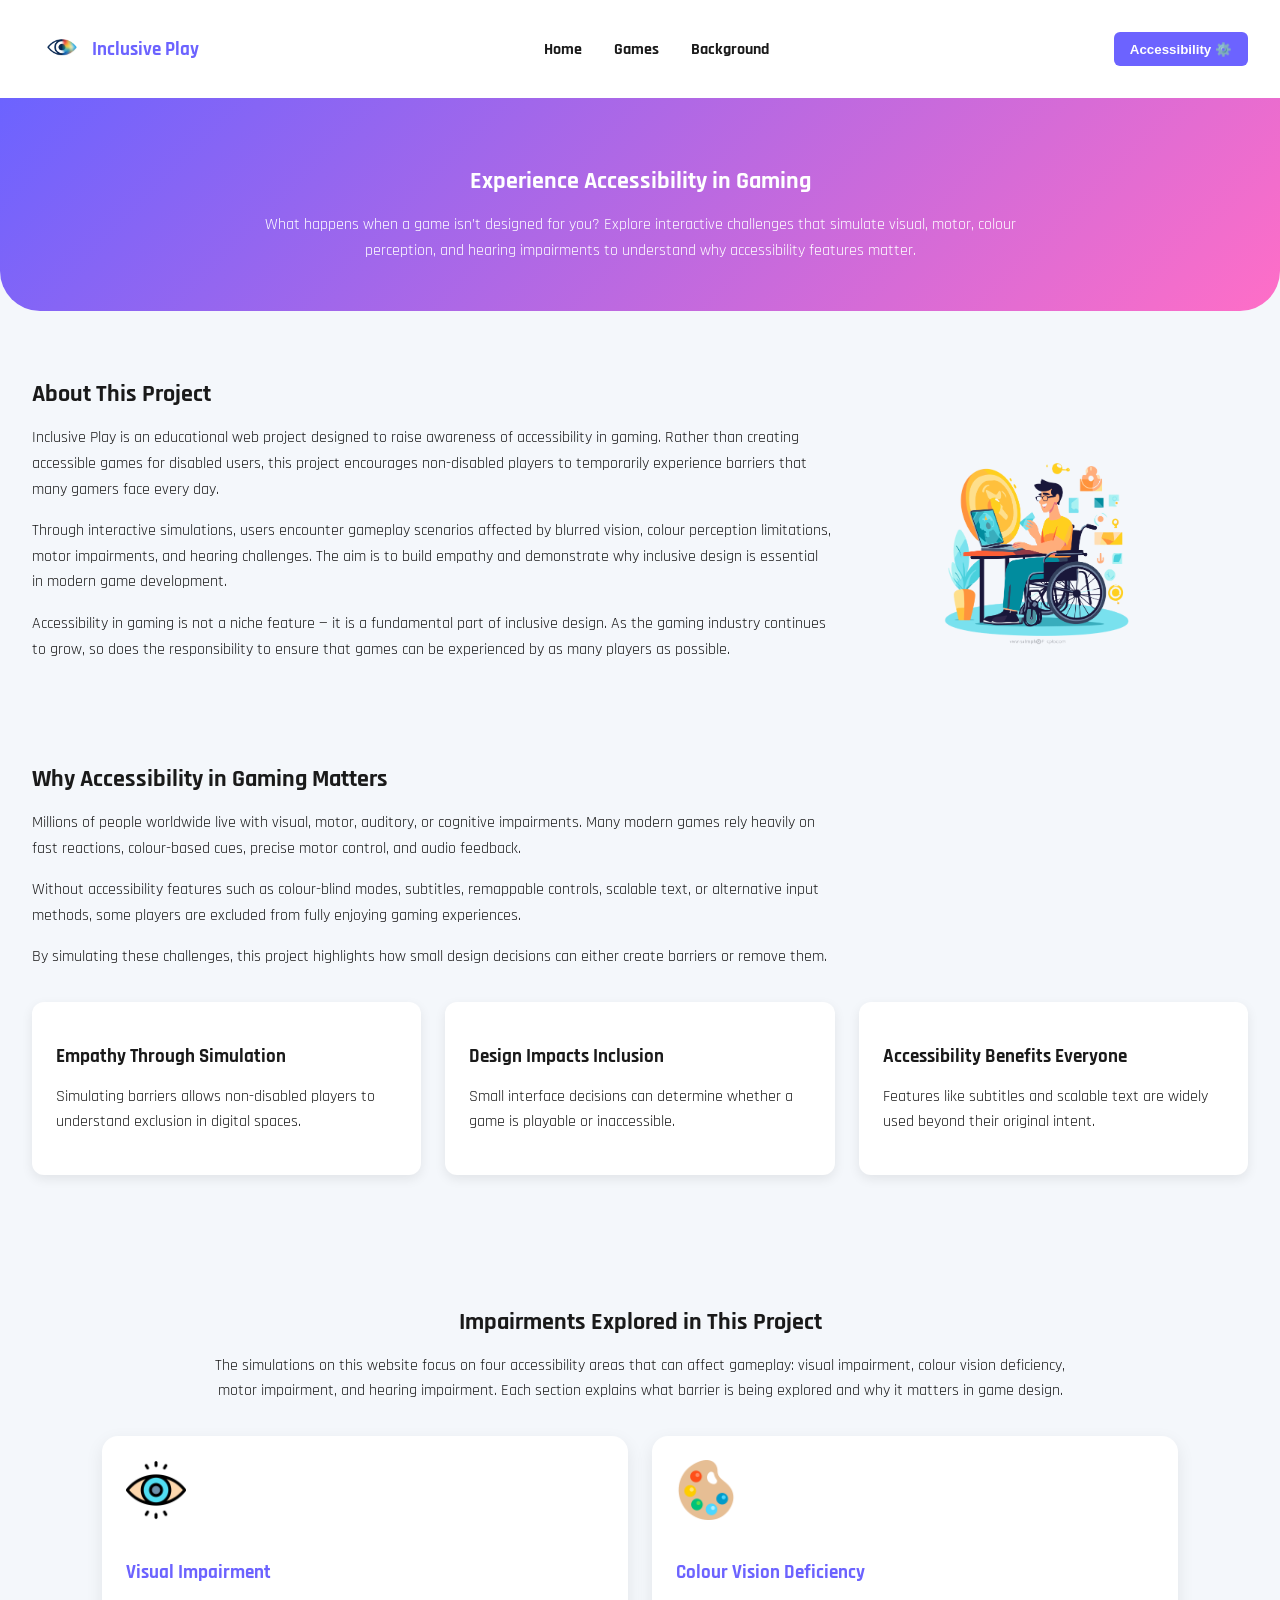
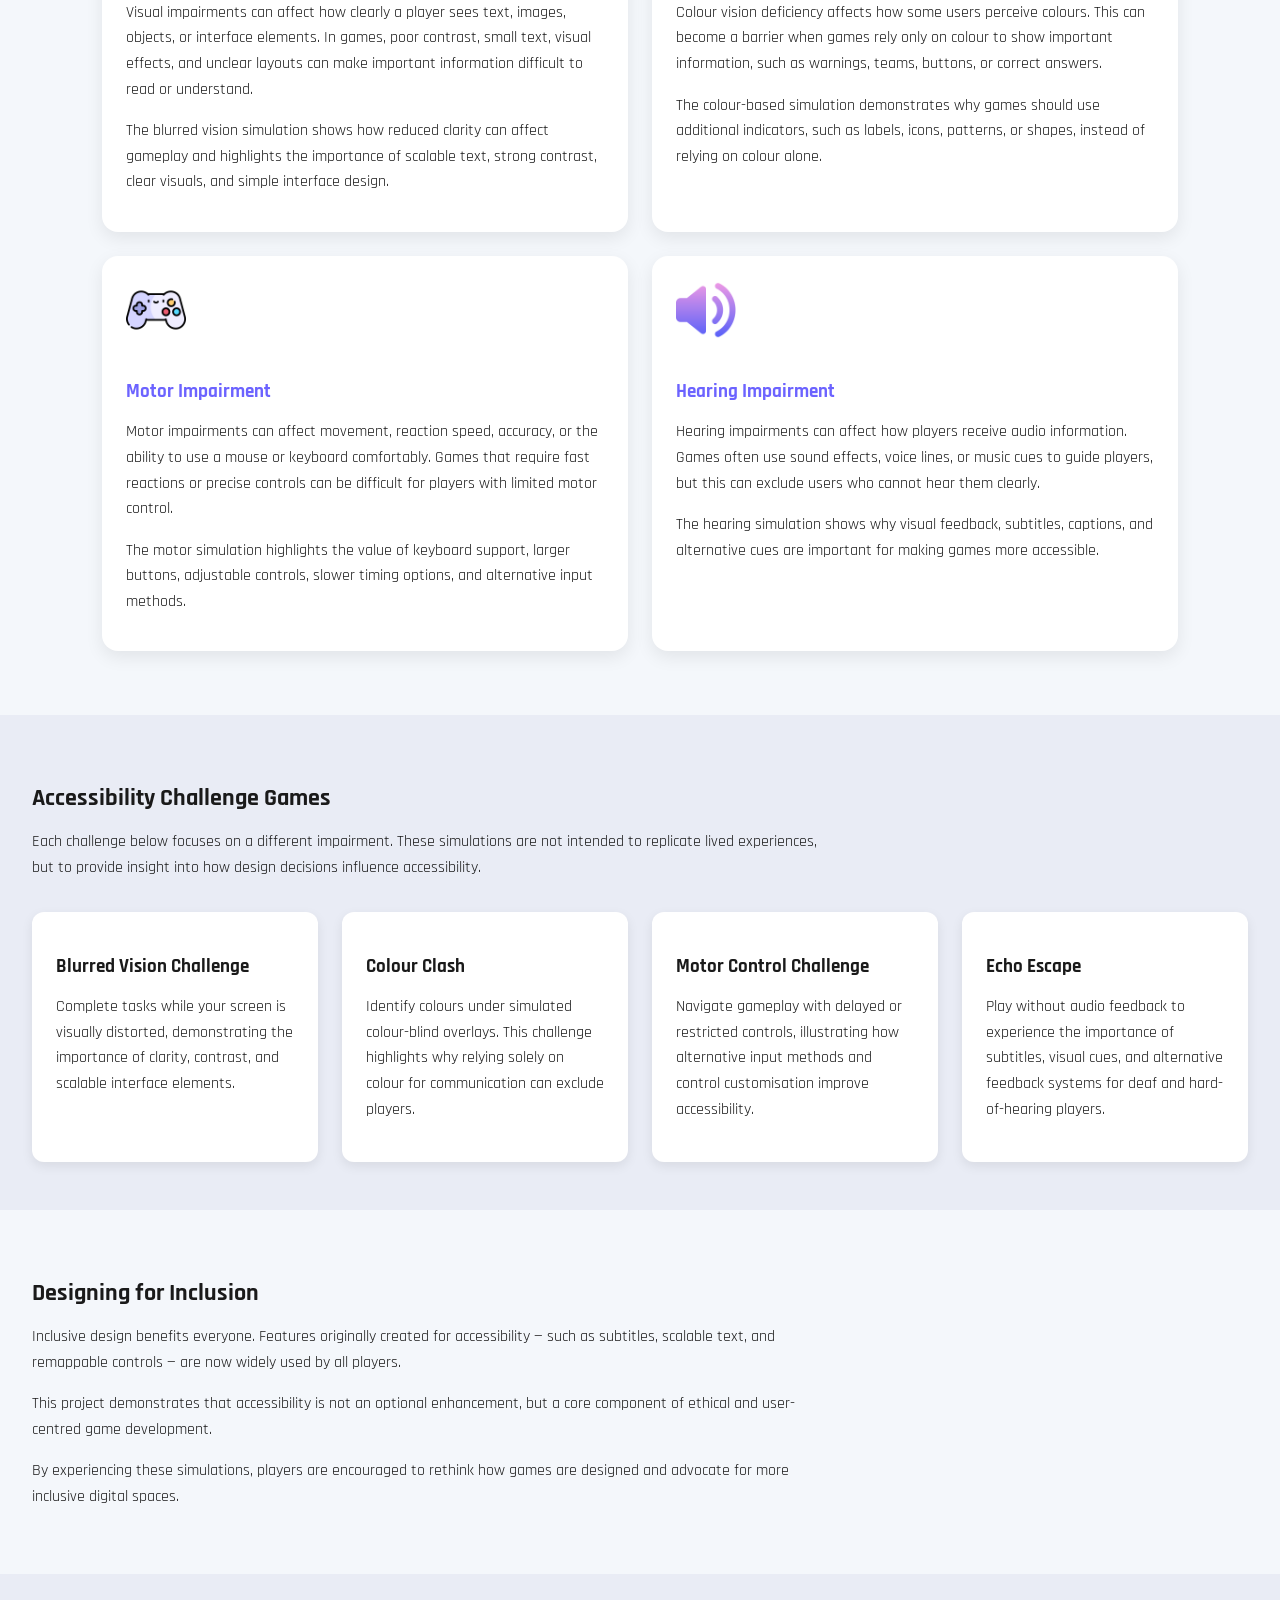
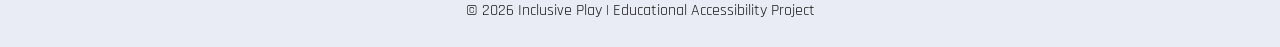
<file: index.html>
<!DOCTYPE html>
<html lang="en">
<head>
<meta charset="UTF-8">
<title>Inclusive Play</title>
<meta name="viewport" content="width=device-width, initial-scale=1.0">

<link href="https://fonts.googleapis.com/css2?family=Atkinson+Hyperlegible:wght@400;700&family=Rajdhani:wght@400;600&family=Share+Tech+Mono&display=swap" rel="stylesheet">

<link rel="icon" type="image/png" href="images/inclusive play.png">
<link rel="stylesheet" href="css/homepage.css">
</head>


<body>

<div id="scrollProgress"></div>

<a href="#mainContent" class="skip-link">Skip to main content</a>



<!-- Navbar -->

<header class="navbar">

<div class="logo">
    <img src="images/inclusive play.png" alt="Inclusive Play logo">
    <span>Inclusive Play</span>
</div>

<nav aria-label="Main Navigation">
<ul>
<li><a href="index.html" class="active">Home</a></li>
<li><a href="html/games.html">Games</a></li>
<li><a href=".//html/background.html">Background</a></li>
</ul>
</nav>

<!-- Accessibility -->
<div class="accessibility-container">

<button id="accessBtn" aria-expanded="false">
Accessibility ⚙️
</button>

<div id="accessMenu" class="access-menu" role="menu" aria-hidden="true">

<label for="themeSelect">Theme</label>
<select id="themeSelect">
    <option value="default">Playful (Default)</option>
    <option value="dark">Playful (Dark)</option>
    <option value="soft">Soft Professional (Light)</option>
    <option value="soft-dark">Soft Professional (Dark)</option>
    <option value="calm">Calm Mint (Light)</option>
    <option value="calm-dark">Calm Mint (Dark)</option>
</select>

<label for="fontSelect">Font Style</label>
<select id="fontSelect">
<option value="rajdhani">Modern Tech (Default)</option>
<option value="atkinson">Dyslexia Friendly</option>
<option value="sharetech">Terminal</option>
</select>


<label>Font Size</label>
<button onclick="changeFontSize(1)">Increase</button>
<button onclick="changeFontSize(-1)">Decrease</button>
<div id="fontStatus" aria-live="polite" style="position:absolute; left:-9999px;"></div>


<label for="cbSelect">Colour Blind Mode</label>
<select id="cbSelect">
<option value="none">None</option>
<option value="protanopia">Protanopia</option>
<option value="deuteranopia">Deuteranopia</option>
<option value="tritanopia">Tritanopia</option>
</select>

<label>
  <input type="checkbox" id="highContrast">
  High Contrast Mode
</label>


<label>
  <input type="checkbox" id="keyboardMode">
  High Visibility Focus Mode
</label>

<hr>

<button id="resetBtn">Return to Default</button>

</div>
</div>

</header>

<!-- Main Content -->

<main id="mainContent">

<!-- HERO -->
<section class="hero">

<div class="hero-text">
<h1>Experience Accessibility in Gaming</h1>

<p>
What happens when a game isn’t designed for you? 
Explore interactive challenges that simulate visual, motor,
colour perception, and hearing impairments to understand
why accessibility features matter.
</p>
</div>
</section>

<!-- About -->
<section class="about">
<h2>About This Project</h2>

<p>
Inclusive Play is an educational web project designed to raise
awareness of accessibility in gaming. Rather than creating
accessible games for disabled users, this project encourages
non-disabled players to temporarily experience barriers that
many gamers face every day.
</p>

<p>
Through interactive simulations, users encounter gameplay
scenarios affected by blurred vision, colour perception
limitations, motor impairments, and hearing challenges.
The aim is to build empathy and demonstrate why inclusive
design is essential in modern game development.
</p>

<p>
Accessibility in gaming is not a niche feature — it is a
fundamental part of inclusive design. As the gaming industry
continues to grow, so does the responsibility to ensure that
games can be experienced by as many players as possible.
</p>

<div class="about-image">
<img src="images/hero.png" alt="Gaming accessibility illustration">
</div>

</section>


<!-- Background -->
<section class="background">
<h2>Why Accessibility in Gaming Matters</h2>

<p>
Millions of people worldwide live with visual, motor,
auditory, or cognitive impairments. Many modern games
rely heavily on fast reactions, colour-based cues,
precise motor control, and audio feedback.
</p>

<p>
Without accessibility features such as colour-blind modes,
subtitles, remappable controls, scalable text, or alternative
input methods, some players are excluded from fully enjoying
gaming experiences.
</p>

<p>
By simulating these challenges, this project highlights
how small design decisions can either create barriers
or remove them.
</p>

<div class="why-points">
    <div class="why-item">
        <h3>Empathy Through Simulation</h3>
        <p>Simulating barriers allows non-disabled players to understand exclusion in digital spaces.</p>
    </div>

    <div class="why-item">
        <h3>Design Impacts Inclusion</h3>
        <p>Small interface decisions can determine whether a game is playable or inaccessible.</p>
    </div>

    <div class="why-item">
        <h3>Accessibility Benefits Everyone</h3>
        <p>Features like subtitles and scalable text are widely used beyond their original intent.</p>
    </div>
</div>


</section>

<!-- Impairment Information -->
<section class="impairments">
<h2>Impairments Explored in This Project</h2>

<p>
The simulations on this website focus on four accessibility areas that can affect gameplay:
visual impairment, colour vision deficiency, motor impairment, and hearing impairment.
Each section explains what barrier is being explored and why it matters in game design.
</p>

<div class="impairment-grid">

<div class="impairment-card">
    <img src="images/eye.png" alt="" class="impairment-icon">
<h3>Visual Impairment</h3>
<p>
Visual impairments can affect how clearly a player sees text, images, objects, or interface
elements. In games, poor contrast, small text, visual effects, and unclear layouts can make
important information difficult to read or understand.
</p>
<p>
The blurred vision simulation shows how reduced clarity can affect gameplay and highlights
the importance of scalable text, strong contrast, clear visuals, and simple interface design.
</p>
</div>

<div class="impairment-card">
    <img src="images/palette.png" alt="" class="impairment-icon">
<h3>Colour Vision Deficiency</h3>
<p>
Colour vision deficiency affects how some users perceive colours. This can become a barrier
when games rely only on colour to show important information, such as warnings, teams,
buttons, or correct answers.
</p>
<p>
The colour-based simulation demonstrates why games should use additional indicators,
such as labels, icons, patterns, or shapes, instead of relying on colour alone.
</p>
</div>

<div class="impairment-card">
    <img src="images/game-controller.png" alt="" class="impairment-icon">
<h3>Motor Impairment</h3>
<p>
Motor impairments can affect movement, reaction speed, accuracy, or the ability to use a
mouse or keyboard comfortably. Games that require fast reactions or precise controls can
be difficult for players with limited motor control.
</p>
<p>
The motor simulation highlights the value of keyboard support, larger buttons, adjustable
controls, slower timing options, and alternative input methods.
</p>
</div>

<div class="impairment-card">
    <img src="images/sound.png" alt="" class="impairment-icon">
<h3>Hearing Impairment</h3>
<p>
Hearing impairments can affect how players receive audio information. Games often use
sound effects, voice lines, or music cues to guide players, but this can exclude users who
cannot hear them clearly.
</p>
<p>
The hearing simulation shows why visual feedback, subtitles, captions, and alternative cues
are important for making games more accessible.
</p>
</div>

</div>
</section>

<!-- Games -->
<section class="games">
<h2>Accessibility Challenge Games</h2>

<p>
Each challenge below focuses on a different impairment.
These simulations are not intended to replicate lived experiences,
but to provide insight into how design decisions influence accessibility.
</p>

<div class="game-grid">

<a class="game-card">
<h3>Blurred Vision Challenge</h3>
<p>
Complete tasks while your screen is visually distorted,
demonstrating the importance of clarity, contrast,
and scalable interface elements.
</p>
</a>

<a class="game-card">
<h3>Colour Clash</h3>
<p>
Identify colours under simulated colour-blind overlays.
This challenge highlights why relying solely on colour
for communication can exclude players.
</p>
</a>

<a class="game-card">
<h3>Motor Control Challenge</h3>
<p>
Navigate gameplay with delayed or restricted controls,
illustrating how alternative input methods and
control customisation improve accessibility.
</p>
</a>

<a class="game-card">
<h3>Echo Escape</h3>
<p>
Play without audio feedback to experience the importance
of subtitles, visual cues, and alternative feedback systems
for deaf and hard-of-hearing players.
</p>
</a>

</div>

</section>

<!-- Reflection-->
<section class="reflection">
<h2>Designing for Inclusion</h2>

<p>
Inclusive design benefits everyone. Features originally
created for accessibility — such as subtitles, scalable text,
and remappable controls — are now widely used by all players.
</p>

<p>
This project demonstrates that accessibility is not an
optional enhancement, but a core component of ethical
and user-centred game development.
</p>

<p>
By experiencing these simulations, players are encouraged
to rethink how games are designed and advocate for more
inclusive digital spaces.
</p>

</section>

</main>

<!-- Footer -->

<footer>
<p>© 2026 Inclusive Play | Educational Accessibility Project</p>
</footer>

<!-- Colour Blind Filters -->

<svg width="0" height="0" style="position:absolute">

<filter id="protanopia">
<feColorMatrix type="matrix"
values="0.567,0.433,0,0,0
        0.558,0.442,0,0,0
        0,0.242,0.758,0,0
        0,0,0,1,0"/>
</filter>

<filter id="deuteranopia">
<feColorMatrix type="matrix"
values="0.625,0.375,0,0,0
        0.7,0.3,0,0,0
        0,0.3,0.7,0,0
        0,0,0,1,0"/>
</filter>

<filter id="tritanopia">
<feColorMatrix type="matrix"
values="0.95,0.05,0,0,0
        0,0.433,0.567,0,0
        0,0.475,0.525,0,0
        0,0,0,1,0"/>
</filter>

</svg>

<script src="js/homepage.js"></script>


</body>
</html>
</file>
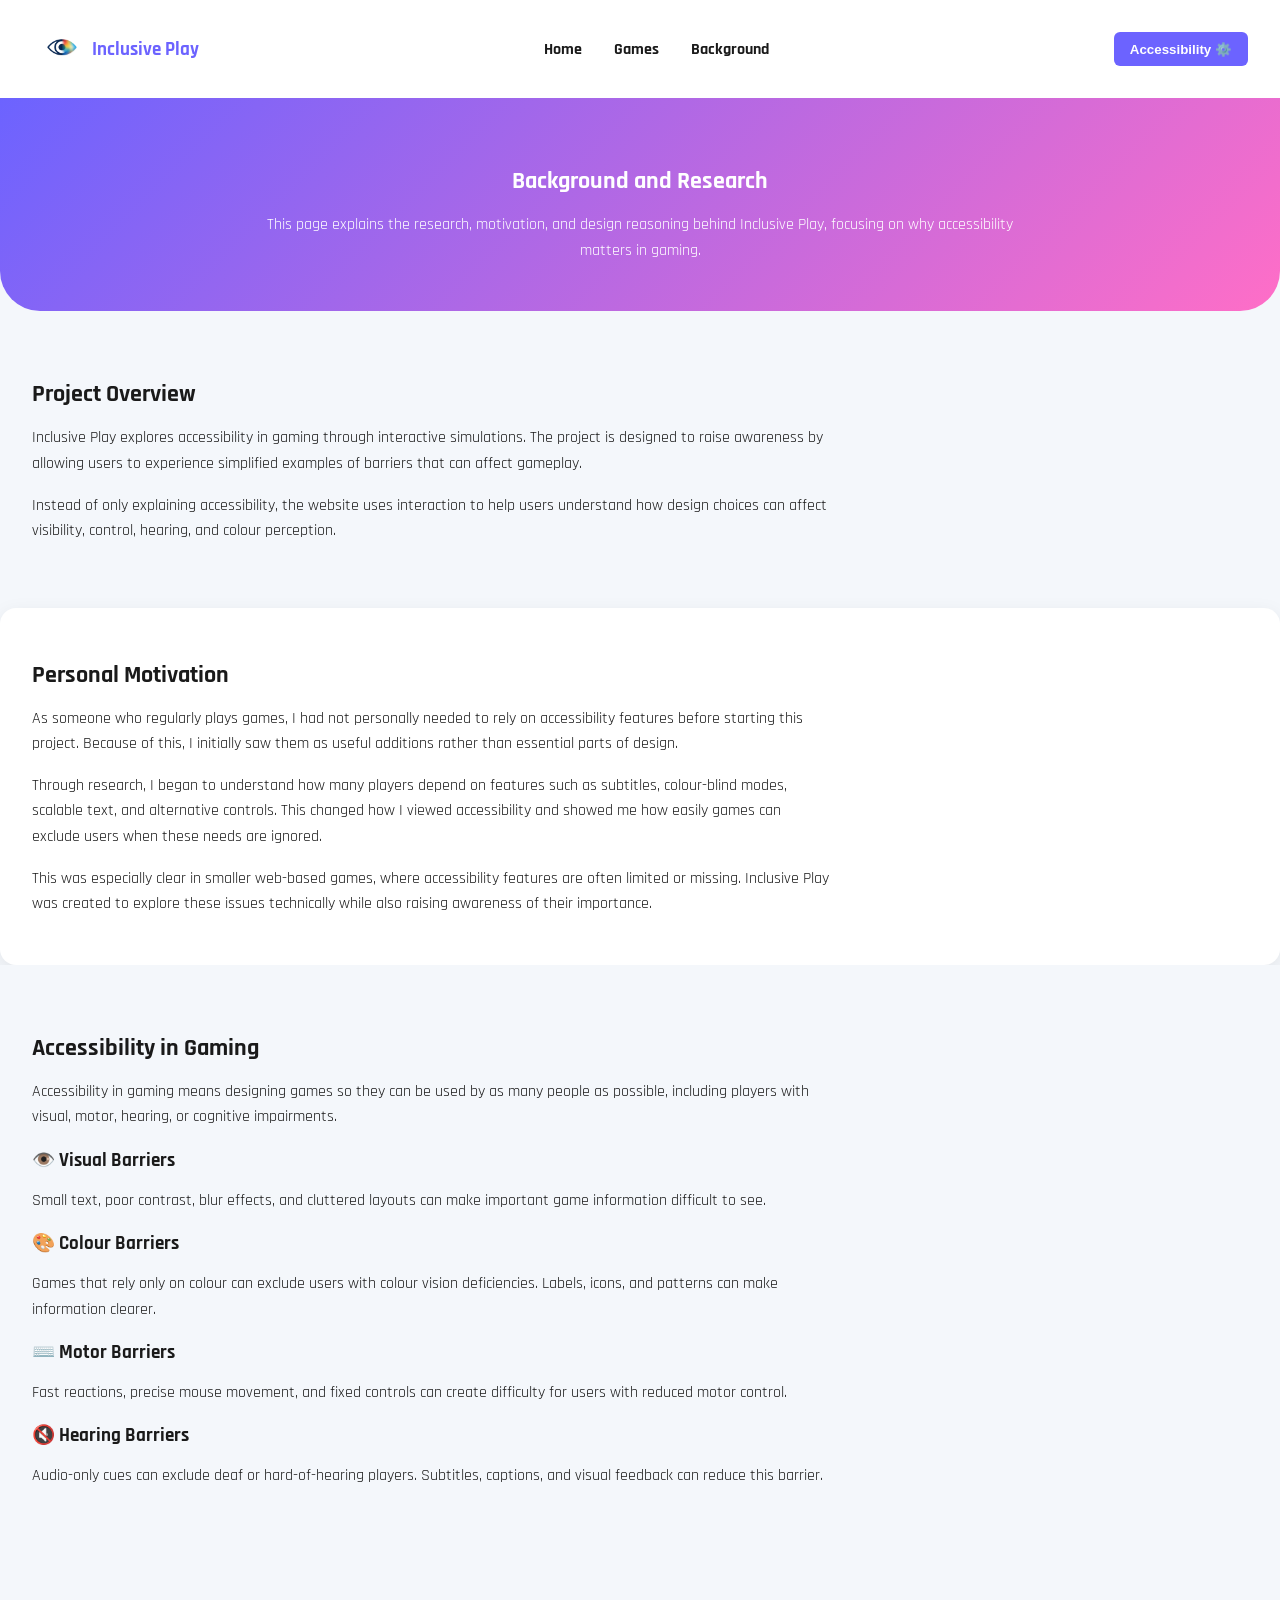
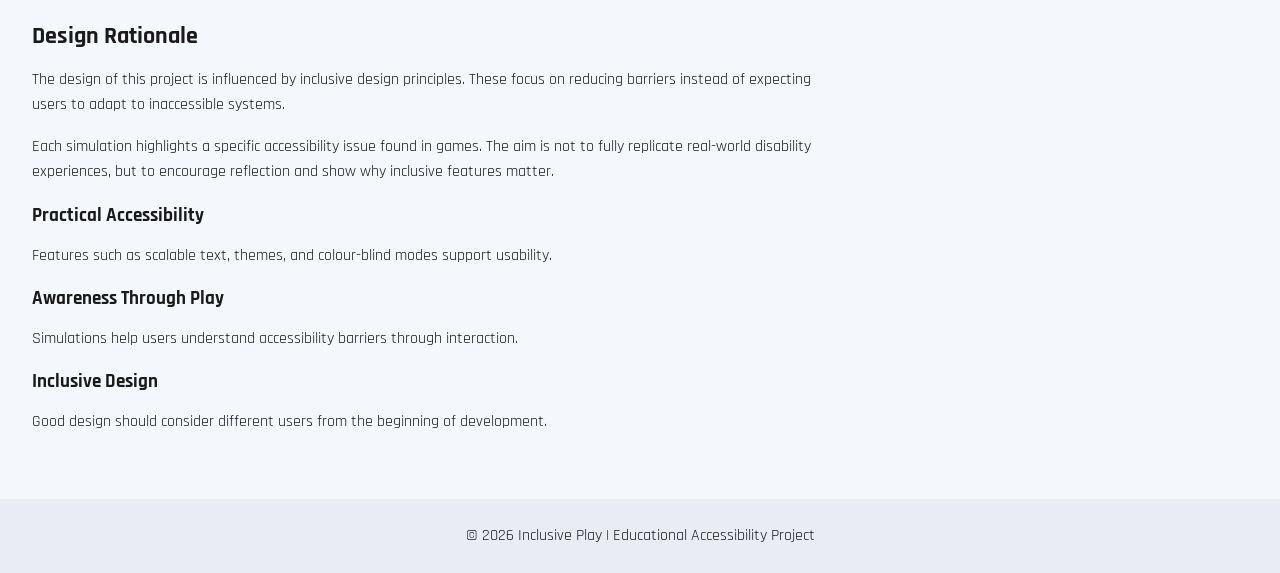
<file: html/background.html>
<!DOCTYPE html>
<html lang="en">
<head>
<meta charset="UTF-8">
<title>Inclusive Play</title>
<meta name="viewport" content="width=device-width, initial-scale=1.0">

<link href="https://fonts.googleapis.com/css2?family=Atkinson+Hyperlegible:wght@400;700&family=Rajdhani:wght@400;600&family=Share+Tech+Mono&display=swap" rel="stylesheet">

<link rel="icon" type="image/png" href="../images/inclusive play.png">
<link rel="stylesheet" href="../css/homepage.css">
</head>


<body>

<div id="scrollProgress"></div>

<!-- Navbar -->

<header class="navbar">

<div class="logo">
    <img src="../images/inclusive play.png" alt="Inclusive Play logo">
    <span>Inclusive Play</span>
</div>

<nav aria-label="Main Navigation">
<ul>
<li><a href="../index.html">Home</a></li>
<li><a href="../html/games.html">Games</a></li>
<li><a href="../html/background.html" class="active">Background</a></li>
</ul>
</nav>

<!-- Accessibility -->
<div class="accessibility-container">

<button id="accessBtn" aria-expanded="false">
Accessibility ⚙️
</button>

<div id="accessMenu" class="access-menu" role="menu" aria-hidden="true">

<label for="themeSelect">Theme</label>
<select id="themeSelect">
    <option value="default">Playful (Default)</option>
    <option value="dark">Playful (Dark)</option>
    <option value="soft">Soft Professional (Light)</option>
    <option value="soft-dark">Soft Professional (Dark)</option>
    <option value="calm">Calm Mint (Light)</option>
    <option value="calm-dark">Calm Mint (Dark)</option>
</select>

<label for="fontSelect">Font Style</label>
<select id="fontSelect">
<option value="rajdhani">Modern Tech (Default)</option>
<option value="atkinson">Dyslexia Friendly</option>
<option value="sharetech">Terminal</option>
</select>


<label>Font Size</label>
<button onclick="changeFontSize(1)">Increase</button>
<button onclick="changeFontSize(-1)">Decrease</button>
<div id="fontStatus" aria-live="polite" style="position:absolute; left:-9999px;"></div>


<label for="cbSelect">Colour Blind Mode</label>
<select id="cbSelect">
<option value="none">None</option>
<option value="protanopia">Protanopia</option>
<option value="deuteranopia">Deuteranopia</option>
<option value="tritanopia">Tritanopia</option>
</select>

<label>
  <input type="checkbox" id="highContrast">
  High Contrast Mode
</label>


<label>
  <input type="checkbox" id="keyboardMode">
  High Visibility Focus Mode
</label>

<hr>

<button id="resetBtn">Return to Default</button>

</div>
</div>

</header>

<main id="mainContent">

<!-- HERO -->
<section class="hero">
  <h1>Background and Research</h1>
  <p>
    This page explains the research, motivation, and design reasoning behind Inclusive Play,
    focusing on why accessibility matters in gaming.
  </p>
</section>


<!-- PROJECT OVERVIEW -->
<section class="project-overview-section fade-in">

  <div class="project-overview-text">
    <h2>Project Overview</h2>

    <p>
      Inclusive Play explores accessibility in gaming through interactive simulations.
      The project is designed to raise awareness by allowing users to experience simplified
      examples of barriers that can affect gameplay.
    </p>

    <p>
      Instead of only explaining accessibility, the website uses interaction to help users
      understand how design choices can affect visibility, control, hearing, and colour perception.
    </p>
  </div>

</section>


<!-- PERSONAL MOTIVATION -->
<section class="reflection fade-in highlight">
  <h2>Personal Motivation</h2>

  <p>
    As someone who regularly plays games, I had not personally needed to rely on accessibility
    features before starting this project. Because of this, I initially saw them as useful
    additions rather than essential parts of design.
  </p>

  <p>
    Through research, I began to understand how many players depend on features such as subtitles,
    colour-blind modes, scalable text, and alternative controls. This changed how I viewed
    accessibility and showed me how easily games can exclude users when these needs are ignored.
  </p>

  <p>
    This was especially clear in smaller web-based games, where accessibility features are often
    limited or missing. Inclusive Play was created to explore these issues technically while also
    raising awareness of their importance.
  </p>
</section>

<!-- ACCESSIBILITY BACKGROUND -->
<section class="background fade-in">
  <h2>Accessibility in Gaming</h2>

  <p>
    Accessibility in gaming means designing games so they can be used by as many people as possible,
    including players with visual, motor, hearing, or cognitive impairments.
  </p>

  <div class="info-grid">

    <div class="info-card">
      <h3>👁️ Visual Barriers</h3>
      <p>
        Small text, poor contrast, blur effects, and cluttered layouts can make important game
        information difficult to see.
      </p>
    </div>

    <div class="info-card">
      <h3>🎨 Colour Barriers</h3>
      <p>
        Games that rely only on colour can exclude users with colour vision deficiencies.
        Labels, icons, and patterns can make information clearer.
      </p>
    </div>

    <div class="info-card">
      <h3>⌨️ Motor Barriers</h3>
      <p>
        Fast reactions, precise mouse movement, and fixed controls can create difficulty for
        users with reduced motor control.
      </p>
    </div>

    <div class="info-card">
      <h3>🔇 Hearing Barriers</h3>
      <p>
        Audio-only cues can exclude deaf or hard-of-hearing players. Subtitles, captions, and
        visual feedback can reduce this barrier.
      </p>
    </div>

  </div>
</section>

<!-- DESIGN RATIONALE -->
<section class="reflection fade-in">
  <h2>Design Rationale</h2>

  <p>
    The design of this project is influenced by inclusive design principles. These focus on
    reducing barriers instead of expecting users to adapt to inaccessible systems.
  </p>

  <p>
    Each simulation highlights a specific accessibility issue found in games. The aim is not
    to fully replicate real-world disability experiences, but to encourage reflection and show
    why inclusive features matter.
  </p>

  <div class="rationale-points">

    <div>
      <h3>Practical Accessibility</h3>
      <p>Features such as scalable text, themes, and colour-blind modes support usability.</p>
    </div>

    <div>
      <h3>Awareness Through Play</h3>
      <p>Simulations help users understand accessibility barriers through interaction.</p>
    </div>

    <div>
      <h3>Inclusive Design</h3>
      <p>Good design should consider different users from the beginning of development.</p>
    </div>

  </div>
</section>

</main>

<!-- Footer -->

<footer>
<p>© 2026 Inclusive Play | Educational Accessibility Project</p>
</footer>

<!-- Colour Blind Filters -->

<svg width="0" height="0" style="position:absolute">

<filter id="protanopia">
<feColorMatrix type="matrix"
values="0.567,0.433,0,0,0
        0.558,0.442,0,0,0
        0,0.242,0.758,0,0
        0,0,0,1,0"/>
</filter>

<filter id="deuteranopia">
<feColorMatrix type="matrix"
values="0.625,0.375,0,0,0
        0.7,0.3,0,0,0
        0,0.3,0.7,0,0
        0,0,0,1,0"/>
</filter>

<filter id="tritanopia">
<feColorMatrix type="matrix"
values="0.95,0.05,0,0,0
        0,0.433,0.567,0,0
        0,0.475,0.525,0,0
        0,0,0,1,0"/>
</filter>

</svg>

<script src="../js/homepage.js"></script>


</body>
</html>
</file>
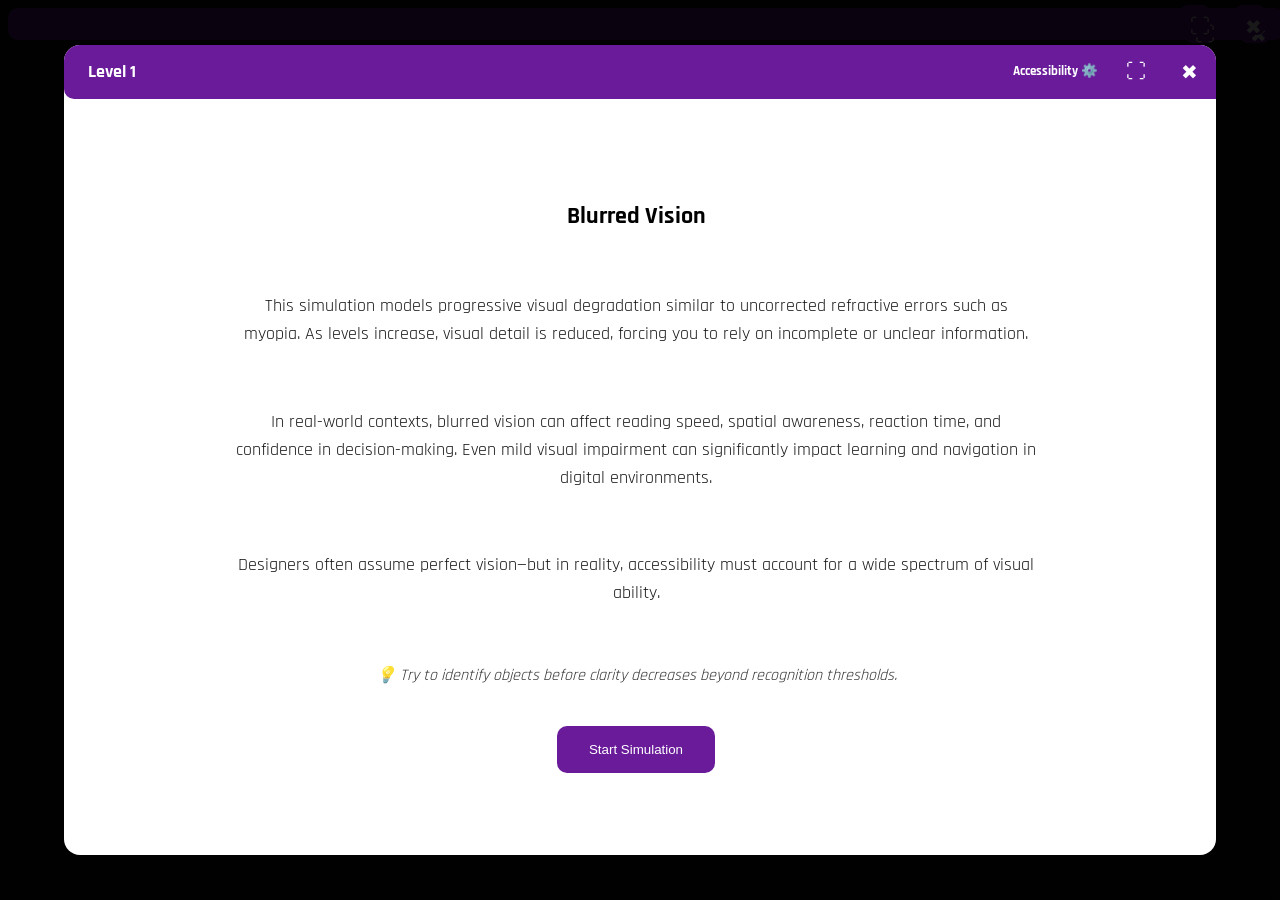
<file: html/blurred.html>
<!DOCTYPE html>
<html lang="en">

<head>
<meta charset="UTF-8">
<meta name="viewport" content="width=device-width, initial-scale=1.0">

<title>Blurred Vision Game</title>

<link rel="icon" type="image/png" href="images/inclusive play.png">
<link href="https://fonts.googleapis.com/css2?family=Atkinson+Hyperlegible:wght@400;700&family=Rajdhani:wght@400;600&family=Share+Tech+Mono&display=swap" rel="stylesheet">

<link rel="stylesheet" href="../css/blurred.css">
</head>

<body>

<div class="hud">

    <button class="fullscreen-btn" onclick="toggleFullscreen()">⛶</button>
    <button class="close-btn" onclick="window.location.href='games.html'">✖</button>

  </div>

</div>


</div>


  <div class="top-actions">

    <button class="fullscreen-btn" onclick="toggleFullscreen()">⛶</button>
    <button class="close-btn" onclick="window.location.href='games.html'">✖</button>

  </div>

</div>

<!-- Game Modal -->
<div id="gameModal" class="modal show">
  <div class="modal-content">

    <button class="close-btn" onclick="window.location.href='games.html'">✖</button>
    <button class="fullscreen-btn" onclick="toggleFullscreen()">⛶</button>

    <div id="blurGame" >

      <!-- HUD -->
      <div class="hud">
        <span id="levelText">Level 1</span>
        <span id="scoreHUD">Score: 0</span>
      </div>

      <div class="game-accessibility-container">

  <button id="accessBtn" class="game-access-btn" aria-expanded="false">
    Accessibility ⚙️
  </button>

  <div id="accessMenu" class="game-access-menu" aria-hidden="true">

    <label for="themeSelect">Theme</label>
    <select id="themeSelect">
      <option value="default">Default</option>
      <option value="dark">Dark</option>
      <option value="soft">Soft</option>
      <option value="soft-dark">Soft Dark</option>
      <option value="calm">Calm</option>
      <option value="calm-dark">Calm Dark</option>
    </select>

    <label for="fontSelect">Font Style</label>
    <select id="fontSelect">
      <option value="rajdhani">Modern Tech</option>
      <option value="atkinson">Dyslexia Friendly</option>
      <option value="sharetech">Terminal</option>
    </select>

    <label>Font Size</label>
    <button onclick="changeFontSize(1)">Increase</button>
    <button onclick="changeFontSize(-1)">Decrease</button>

    <label>
      <input type="checkbox" id="highContrast">
      High Contrast Mode
    </label>

    <label>
      <input type="checkbox" id="keyboardMode">
      High Visibility Focus Mode
    </label>

    <button id="resetBtn">Return to Default</button>

  </div>
</div>
      
<div id="introScreen" class="center-screen">
  <h2>Blurred Vision</h2>

  <p class="game-description">
    This simulation models progressive visual degradation similar to uncorrected refractive errors such as myopia.
    As levels increase, visual detail is reduced, forcing you to rely on incomplete or unclear information.
  </p>

  <p class="game-description">
    In real-world contexts, blurred vision can affect reading speed, spatial awareness, reaction time, and confidence in decision-making.
    Even mild visual impairment can significantly impact learning and navigation in digital environments.
  </p>

  <p class="game-description">
    Designers often assume perfect vision—but in reality, accessibility must account for a wide spectrum of visual ability.
  </p>

  <p class="game-hint">
    💡 Try to identify objects before clarity decreases beyond recognition thresholds.
  </p>

  <button onclick="startGame()">Start Simulation</button>
</div>


      <div id="gameArea" class="game-layout">

  <div class="left-panel">

    <p id="taskText">What object do you see?</p>

    <div id="answers"></div>

    <p id="feedback"></p>

    <button id="nextBtn" style="display:none;">Next Level</button>

  </div>

  <div class="right-panel">

    <div class="image-container">
      <img id="blurImage" src="../images/apple.png" alt="Game image">
    </div>

  </div>

</div>


      <!-- End Screen -->
      <div id="endScreen" end-screen">

  <div class="results-card">

    <h2>Simulation Complete! 👁️</h2>

    <p id="scoreText" class="final-score"></p>

    <div id="achievementBox" class="achievement"></div>


    <div class="educational-text">
  <h3>What this simulation represents</h3>
  <p>
    You experienced a simplified model of progressive vision loss similar to myopia.
    As visual clarity decreased, your brain had to work harder to interpret incomplete information.
  </p>

  <h3>Real-world impact</h3>
  <p>
    Visual impairments affect more than just sight. They influence confidence, learning speed, error rates, and even social participation.
    In digital systems, poor accessibility can create unnecessary barriers for millions of users.
  </p>

  <h3>Design takeaway</h3>
  <p>
    Good accessibility design reduces reliance on perfect perception.
    Features like contrast control, scalable UI, and redundant feedback systems make interfaces usable for everyone—not just ideal users.
  </p>
</div>

  <div class="end-buttons">
    <button onclick="startGame()">Try Again</button>
    <button onclick="closeGame()">Exit</button>
  </div>

</div>



    </div>

  </div>
</div>

<script src="../js/blurred.js"></script>


</body>
</html>
</file>
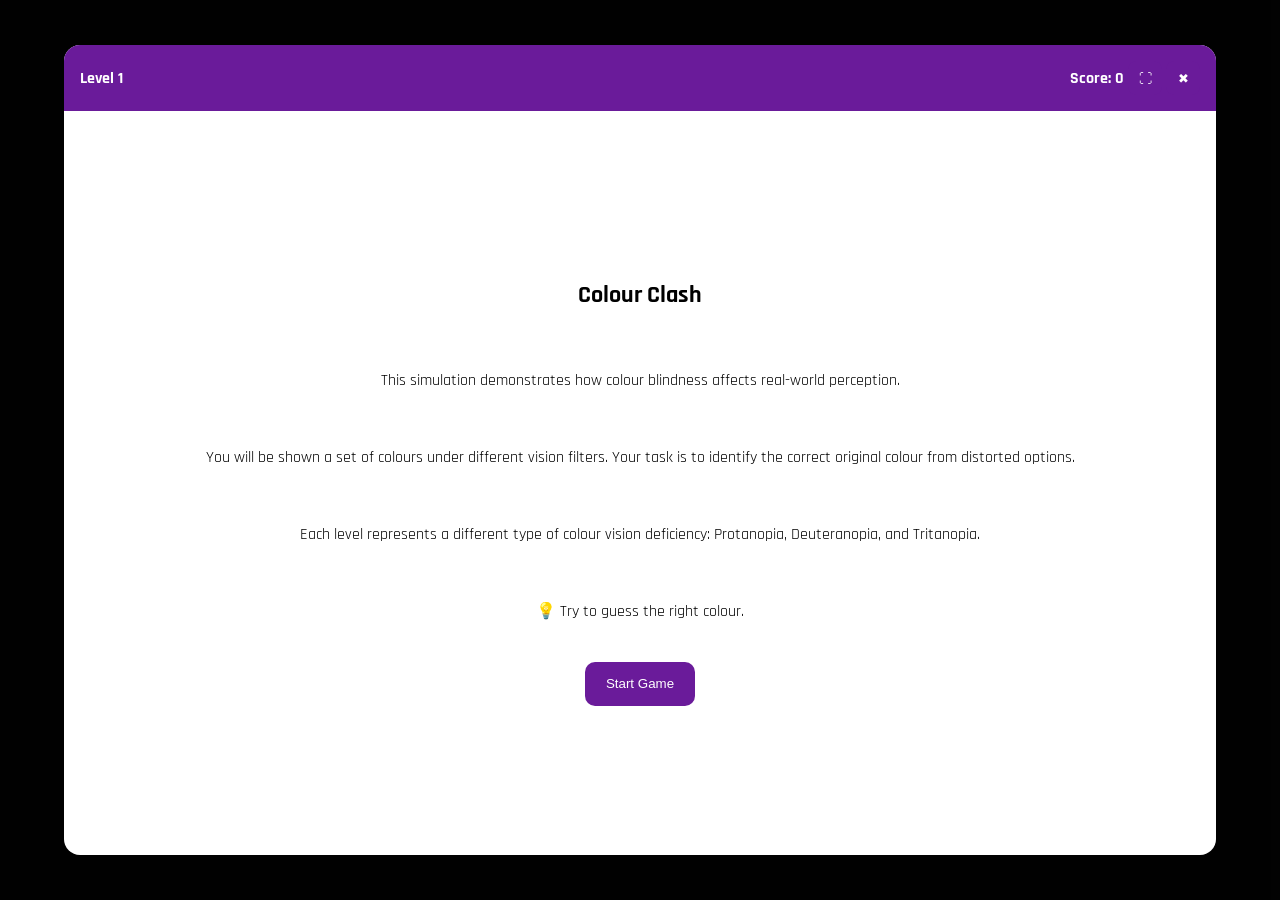
<file: html/colour.html>
<!DOCTYPE html>
<html lang="en">
<head>
<meta charset="UTF-8">
<meta name="viewport" content="width=device-width, initial-scale=1.0">


<title>Colour Vision Game</title>

<link rel="icon" type="image/png" href="images/inclusive play.png">
<link href="https://fonts.googleapis.com/css2?family=Rajdhani:wght@400;600;700&display=swap" rel="stylesheet">
<link rel="stylesheet" href="../css/colour.css">
</head>

<body>

<div id="gameModal" class="modal show">
  <div class="modal-content">

    <!-- HUD -->
    <div class="hud">
      <span id="levelText">Level 1</span>

      <div class="hud-right">
        <span id="scoreHUD">Score: 0</span>
        <button class="fullscreen-btn" onclick="toggleFullscreen()">⛶</button>
        <button class="close-btn" onclick="closeGame()">✖</button>
      </div>
    </div>

  

    <!-- Intro -->
    <div id="introScreen" class="screen active">
  <h2>Colour Clash</h2>

  <p class="game-description">
    This simulation demonstrates how colour blindness affects real-world perception.
  </p>

  <p class="game-description">
    You will be shown a set of colours under different vision filters.
    Your task is to identify the correct original colour from distorted options.
  </p>

  <p class="game-description">
    Each level represents a different type of colour vision deficiency:
    Protanopia, Deuteranopia, and Tritanopia.
  </p>

  <p class="game-hint">
          💡 Try to guess the right colour.
        </p>

  <button class="game-btn" onclick="startGame()">Start Game</button>
</div>


    <!-- Game -->
    <div id="gameArea" class="screen">

  <div class="game-layout">

    <!-- LEFT -->
    <div class="left-panel">
      <p id="taskText"></p>

      <label class="hint-toggle">
  <input type="checkbox" id="hintToggle">
  Show hints
</label>

      <div id="targetColorBox"></div>

      <p id="feedback"></p>

      <button id="nextBtn" class="game-btn" style="display:none;">Next</button>
    </div>

    <!-- Right -->
    <div class="right-panel">
      <div id="answers"></div>
    </div>

  </div>
</div>

<!-- End -->
<div id="endScreen" class="screen">

  <div class="results-card">

    <h2>Simulation Complete! 🎨</h2>

    <p id="scoreText" class="final-score"></p>

    <div id="achievementBox" class="achievement"></div>

    <div class="educational-text">

      <h3>What this simulation represents</h3>

      <p>
        This challenge simulated different forms of colour vision deficiency,
        demonstrating how colour perception changes under altered visual conditions.
      </p>

      <h3>Real-world impact</h3>

      <p id="endInsight"></p>

      <h3>Design takeaway</h3>

      <p>
        Good accessibility design avoids relying only on colour for communication.
        Labels, patterns, icons, contrast, and multiple feedback methods help make
        interfaces more inclusive for all users.
      </p>

    </div>

    <div class="end-buttons">
      <button class="game-btn" onclick="startGame()">Try Again</button>
      <button class="game-btn" onclick="closeGame()">Exit</button>
    </div>

  </div>

</div>
</div>


<script src="../js/colour.js"></script>
</body>
</html>
</file>
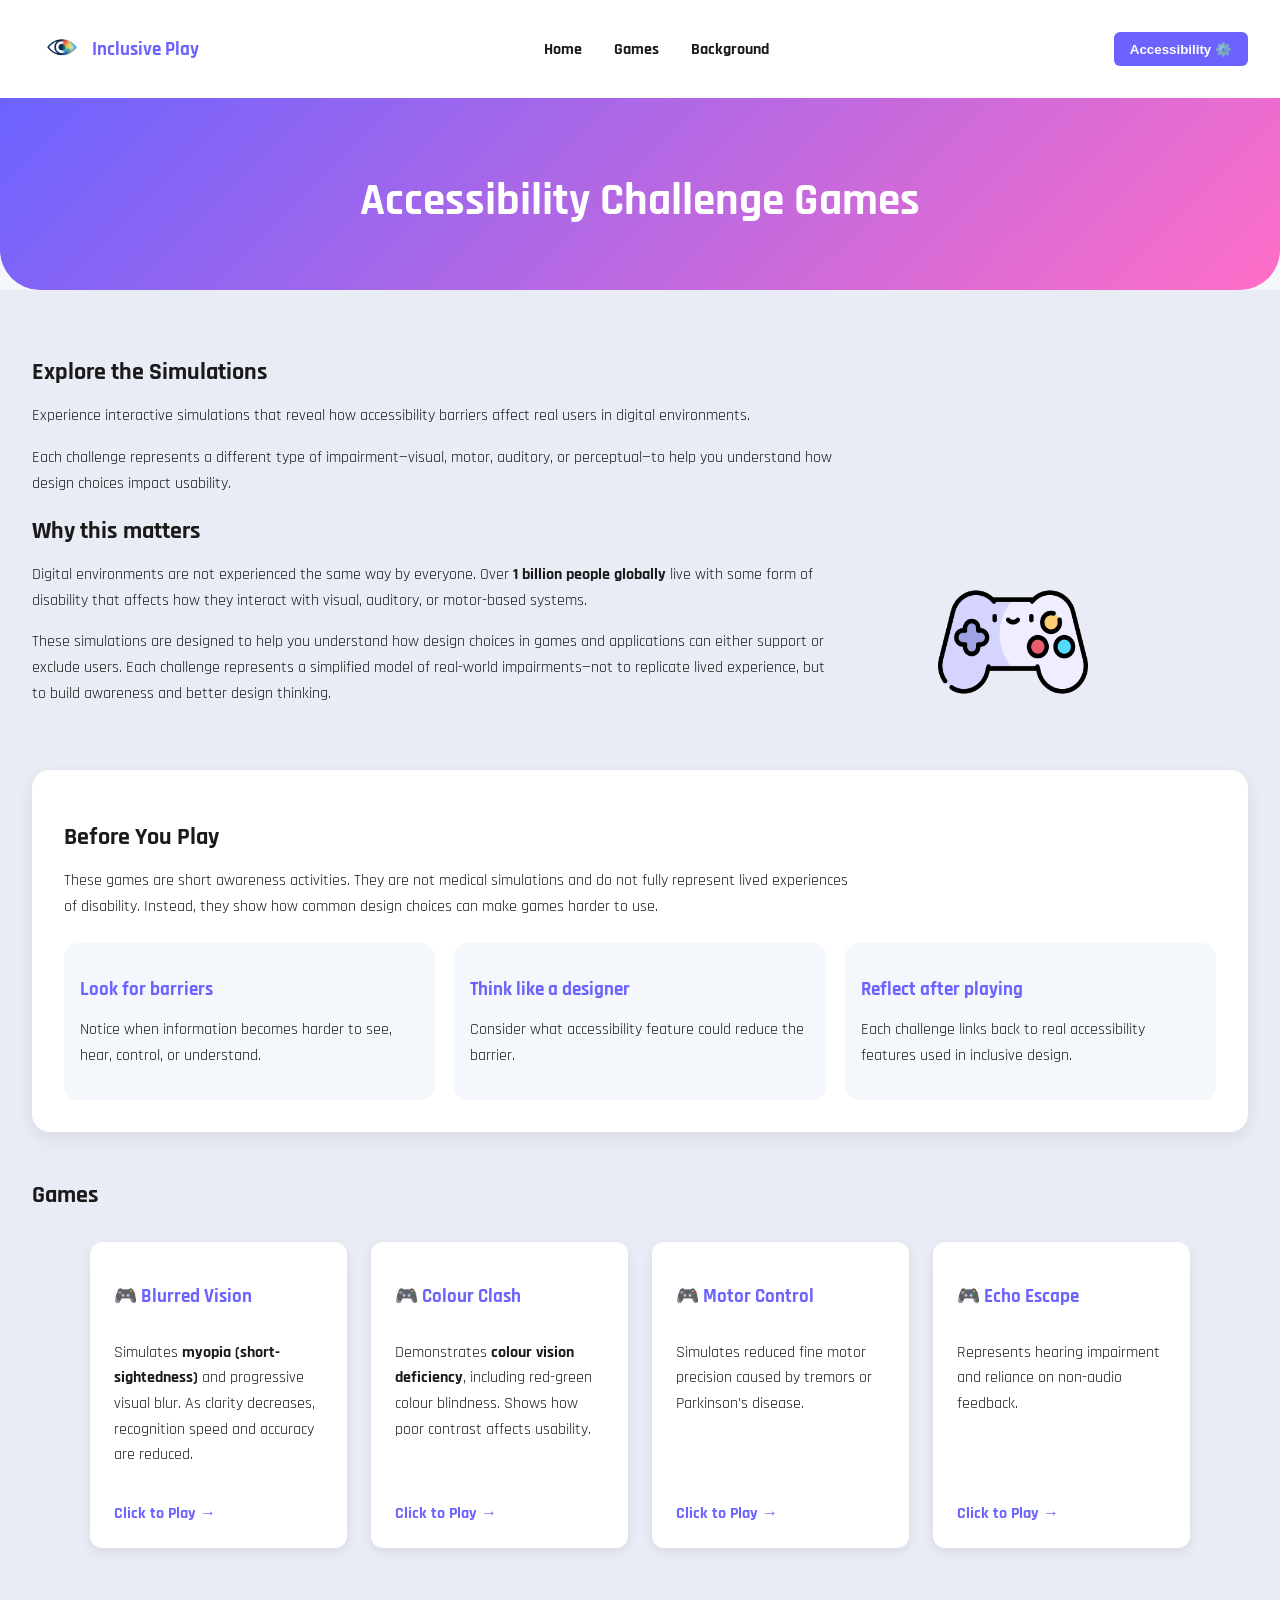
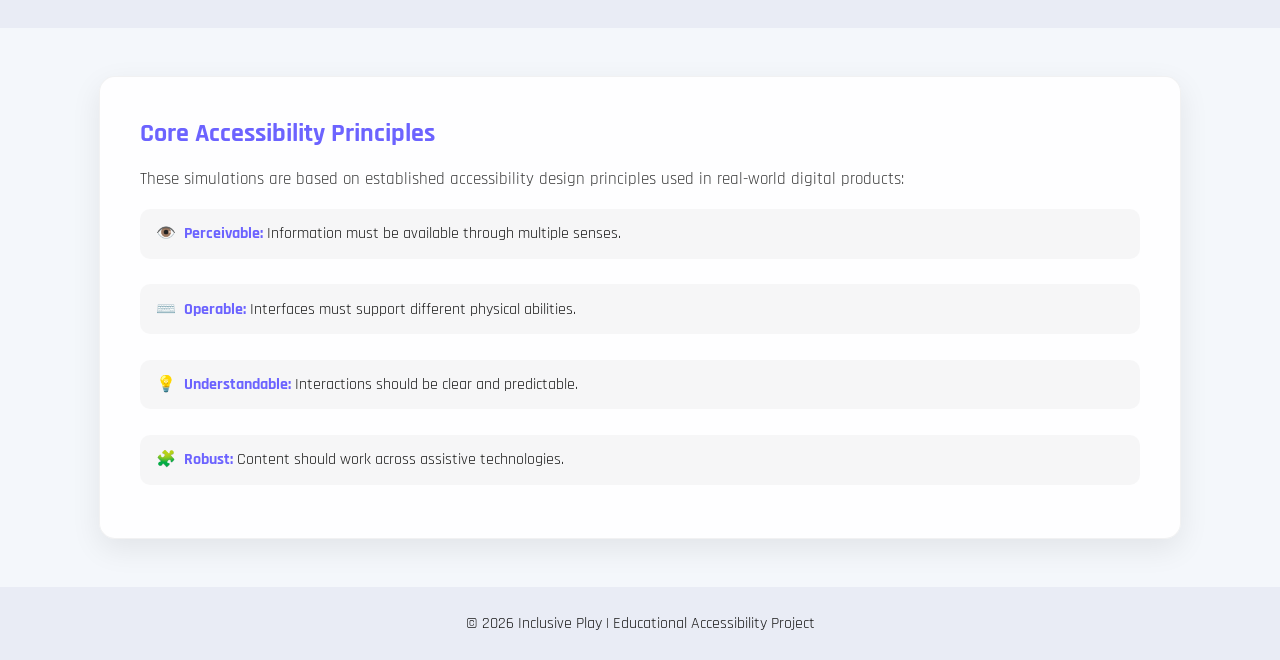
<file: html/games.html>
<!DOCTYPE html>
<html lang="en">
    <!-- Google Fonts -->
<link href="https://fonts.googleapis.com/css2?family=Atkinson+Hyperlegible:wght@400;700&family=Rajdhani:wght@400;600&family=Share+Tech+Mono&display=swap" rel="stylesheet">

<head>
<meta charset="UTF-8">
<title>Blurred Vision Game</title>
<meta name="viewport" content="width=device-width, initial-scale=1.0">

<link rel="icon" type="image/png" href="../images/inclusive play.png">
<link rel="stylesheet" href="../css/homepage.css">
<link rel="stylesheet" href="../css/games.css">


</head>

<body>

 <!-- Navbar -->  
<header class="navbar">

<div class="logo">
    <img src="../images/inclusive play.png" alt="Inclusive Play logo">
    <span>Inclusive Play</span>
</div>

<nav aria-label="Main Navigation">
<ul>
<li><a href="../index.html">Home</a></li>
<li><a href="../html/games.html" class="active">Games</a></li>
<li><a href="../html/background.html">Background</a></li>
</ul>
</nav>

<div id="scrollProgress"></div>

<!-- Accessibility -->
<div class="accessibility-container">

<button id="accessBtn" aria-expanded="false">
Accessibility ⚙️
</button>

<div id="accessMenu" class="access-menu" role="menu" aria-hidden="true">

<label for="themeSelect">Theme</label>
<select id="themeSelect">
    <option value="default">Playful (Default)</option>
    <option value="dark">Playful (Dark)</option>
    <option value="soft">Soft Professional (Light)</option>
    <option value="soft-dark">Soft Professional (Dark)</option>
    <option value="calm">Calm Mint (Light)</option>
    <option value="calm-dark">Calm Mint (Dark)</option>
</select>

<label for="fontSelect">Font Style</label>
<select id="fontSelect">
<option value="rajdhani">Modern Tech (Default)</option>
<option value="atkinson">Dyslexia Friendly</option>
<option value="sharetech">Terminal</option>
</select>

<label>Font Size</label>
<button onclick="changeFontSize(1)">Increase</button>
<button onclick="changeFontSize(-1)">Decrease</button>

<label>
  <input type="checkbox" id="highContrast">
  High Contrast Mode
</label>

<label>
  <input type="checkbox" id="keyboardMode">
  High Visibility Focus Mode
</label>

<hr>

<button id="resetBtn">Return to Default</button>

</div>
</div>

</header>

<!-- Hero -->
<section class="hero">
  <div class="hero-inner">

    <h1>Accessibility Challenge Games</h1>

  </div>
</section>


<main>

<section class="games">

  <div class="games-explore">

    <h2>Explore the Simulations</h2>

    <p>
      Experience interactive simulations that reveal how accessibility barriers affect real users in digital environments.
    </p>

    <p>
      Each challenge represents a different type of impairment—visual, motor, auditory, or perceptual—to help you understand how design choices impact usability.
    </p>

  </div>


  <!-- Intro -->
  <div class="education-intro">

  <h2>Why this matters</h2>

    <p>
      Digital environments are not experienced the same way by everyone.
      Over <strong>1 billion people globally</strong> live with some form of disability that affects how they interact with visual, auditory, or motor-based systems.
    </p>

    <p>
      These simulations are designed to help you understand how design choices in games and applications can either support or exclude users.
      Each challenge represents a simplified model of real-world impairments—not to replicate lived experience, but to build awareness and better design thinking.
    </p>
 <div class="games-explore-image">
    <img src="../images/game-controller.png" alt="Accessibility gaming illustration">
  </div>
  </div>

  <div class="before-play">
  <h2>Before You Play</h2>

  <p>
    These games are short awareness activities. They are not medical simulations and do not fully represent lived experiences of disability.
    Instead, they show how common design choices can make games harder to use.
  </p>

  <div class="before-grid">
    <div>
      <h3>Look for barriers</h3>
      <p>Notice when information becomes harder to see, hear, control, or understand.</p>
    </div>

    <div>
      <h3>Think like a designer</h3>
      <p>Consider what accessibility feature could reduce the barrier.</p>
    </div>

    <div>
      <h3>Reflect after playing</h3>
      <p>Each challenge links back to real accessibility features used in inclusive design.</p>
    </div>
  </div>
</div>

<h2>Games</h2>
  <div class="game-grid">

  <a class="game-card blur-card" href="blurred.html">
    <h3>🎮 Blurred Vision</h3>
    <p>
      Simulates <strong>myopia (short-sightedness)</strong> and progressive visual blur.
      As clarity decreases, recognition speed and accuracy are reduced.
    </p>
    <div class="play-now">
  Click to Play →
</div>
  </a>

  <a class="game-card colour-card" href="colour.html">
    <h3>🎮 Colour Clash</h3>
    <p>
      Demonstrates <strong>colour vision deficiency</strong>, including red-green colour blindness.
      Shows how poor contrast affects usability.
    </p>
    <div class="play-now">
  Click to Play →
</div>
  </a>

  <a class="game-card motor-card" href="motor.html">
    <h3>🎮 Motor Control</h3>
    <p>
      Simulates reduced fine motor precision caused by tremors or Parkinson’s disease.
    </p>
    <div class="play-now">
  Click to Play →
</div>
  </a>

  <a class="game-card silent-card" href="silent.html">
    <h3>🎮 Echo Escape</h3>
    <p>
      Represents hearing impairment and reliance on non-audio feedback.
    </p>
    <div class="play-now">
  Click to Play →
</div>
  </a>

</div>
</section>

<div class="accessibility-principles">

  <h3>Core Accessibility Principles</h3>

  <p>
    These simulations are based on established accessibility design principles used in real-world digital products:
  </p>

 <ul class="principles-list">
  <li><span>👁️</span><strong>Perceivable:</strong> Information must be available through multiple senses.</li>
  <li><span>⌨️</span><strong>Operable:</strong> Interfaces must support different physical abilities.</li>
  <li><span>💡</span><strong>Understandable:</strong> Interactions should be clear and predictable.</li>
  <li><span>🧩</span><strong>Robust:</strong> Content should work across assistive technologies.</li>
</ul>

</div>


</main>

<footer>
<p>© 2026 Inclusive Play | Educational Accessibility Project</p>
</footer>

<script src="../js/homepage.js"></script>


</body>
</html>
</file>
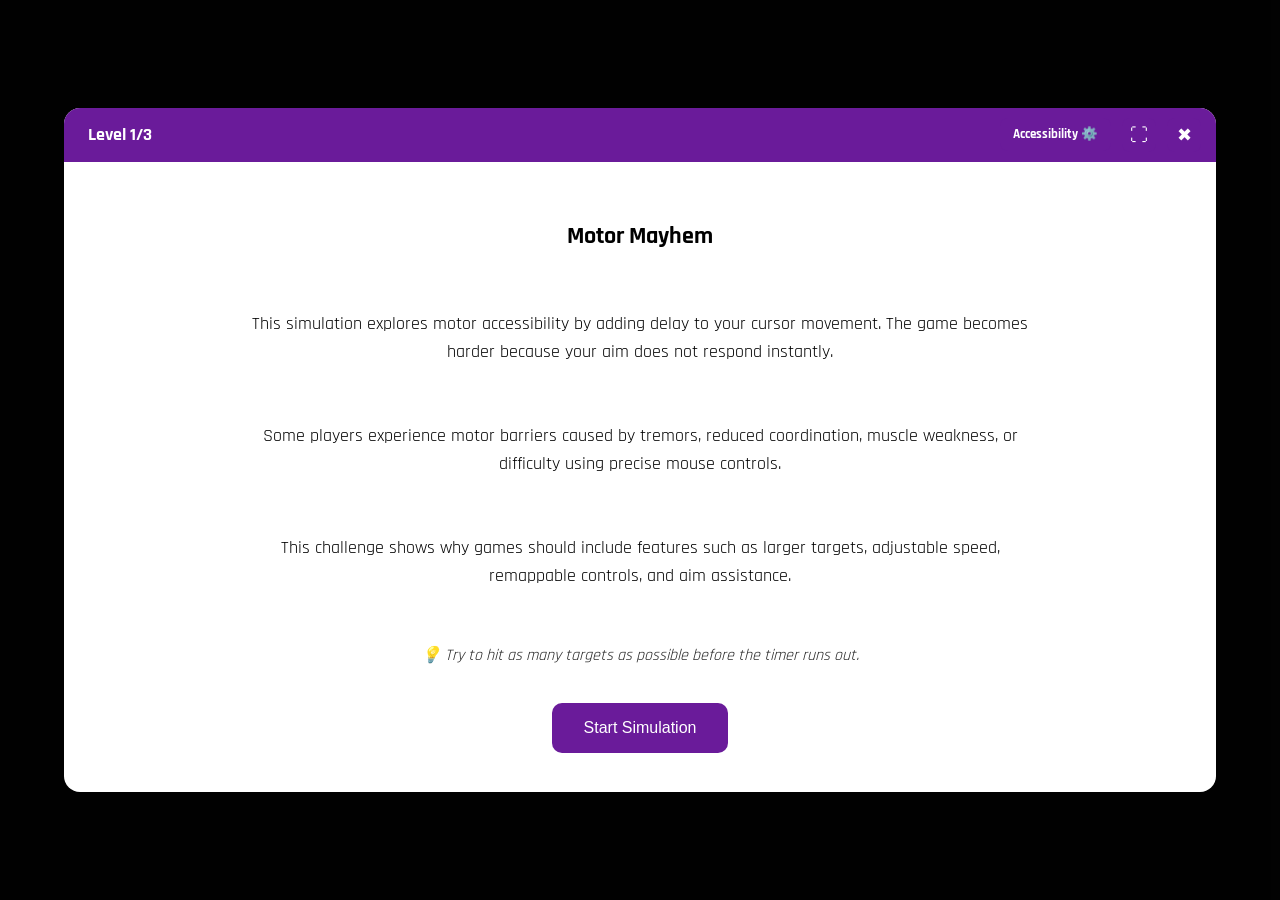
<file: html/motor.html>
<!DOCTYPE html>
<html lang="en">
<head>
<meta charset="UTF-8">
<meta name="viewport" content="width=device-width, initial-scale=1.0">

<title>Motor Mayhem</title>

<link href="https://fonts.googleapis.com/css2?family=Atkinson+Hyperlegible:wght@400;700&family=Rajdhani:wght@400;600&family=Share+Tech+Mono&display=swap" rel="stylesheet">
<link rel="icon" type="image/png" href="images/inclusive play.png">

<link rel="stylesheet" href="../css/motor.css">
</head>

<body>

<div id="gameModal" class="modal show">
  <div class="modal-content">

    <button class="close-btn" onclick="closeGame()">✖</button>
    <button class="fullscreen-btn" onclick="toggleFullscreen()">⛶</button>

    <div id="motorGame">

      <!-- HUD -->
      <div class="hud">
        <span id="levelText">Level 1/3</span>
        <span id="scoreHUD">Score: 0</span>
      </div>

      <div class="game-accessibility-container">

  <button id="accessBtn" class="game-access-btn" aria-expanded="false">
    Accessibility ⚙️
  </button>

  <div id="accessMenu" class="game-access-menu" aria-hidden="true">

    <label for="themeSelect">Theme</label>
    <select id="themeSelect">
      <option value="default">Default</option>
      <option value="dark">Dark</option>
      <option value="soft">Soft</option>
      <option value="soft-dark">Soft Dark</option>
      <option value="calm">Calm</option>
      <option value="calm-dark">Calm Dark</option>
    </select>

    <label for="fontSelect">Font Style</label>
    <select id="fontSelect">
      <option value="rajdhani">Modern Tech</option>
      <option value="atkinson">Dyslexia Friendly</option>
      <option value="sharetech">Terminal</option>
    </select>

    <label>Font Size</label>
    <button onclick="changeFontSize(1)">Increase</button>
    <button onclick="changeFontSize(-1)">Decrease</button>

    <label>
      <input type="checkbox" id="highContrast">
      High Contrast Mode
    </label>

    <label>
      <input type="checkbox" id="keyboardMode">
      High Visibility Focus Mode
    </label>

    <button id="resetBtn">Return to Default</button>

  </div>
</div>

      <!-- Intro Screen -->
      <div id="introScreen" class="center-screen active">
        <h2>Motor Mayhem</h2>

        <p class="game-description">
          This simulation explores motor accessibility by adding delay to your cursor movement.
          The game becomes harder because your aim does not respond instantly.
        </p>

        <p class="game-description">
          Some players experience motor barriers caused by tremors, reduced coordination,
          muscle weakness, or difficulty using precise mouse controls.
        </p>

        <p class="game-description">
          This challenge shows why games should include features such as larger targets,
          adjustable speed, remappable controls, and aim assistance.
        </p>

        <p class="game-hint">
          💡 Try to hit as many targets as possible before the timer runs out.
        </p>

        <button onclick="startGame()">Start Simulation</button>
      </div>

      <!-- Game Screen -->
      <div id="gameArea" class="game-layout">

        <div class="left-panel">
          <p id="taskText">Hit the targets before time runs out.</p>

          <div class="motor-stats">
            <span id="timerText">Time: 20</span>
            <span id="hitsText">Hits: 0</span>
          </div>

          <p id="feedback"></p>
        </div>

        <div class="right-panel">
          <div id="aimArea">
            <div id="crosshair"></div>
            <div id="target"></div>
          </div>
        </div>

      </div>

      <!-- End Screen -->
      <div id="endScreen" class="end-screen">

        <div class="results-card">
          <h2>Simulation Complete! 🎮</h2>

          <p id="scoreText" class="final-score"></p>

          <div id="achievementBox" class="achievement"></div>

          <div class="educational-text">
            <h3>What this simulation represents</h3>
            <p>
              This simulation represents reduced motor precision and delayed input response.
              As the delay increased, aiming and clicking accurately became more difficult.
            </p>

            <h3>Real-world impact</h3>
            <p>
              Motor impairments can affect reaction speed, accuracy, hand movement, and the ability
              to use a mouse or controller comfortably. Games that rely on fast and precise input
              can become frustrating or inaccessible without support options.
            </p>

            <h3>Design takeaway</h3>
            <p>
              Features such as larger targets, aim assist, slower gameplay options, remappable controls,
              and alternative input methods can reduce barriers and make games more accessible.
            </p>
          </div>

          <div class="end-buttons">
            <button onclick="startGame()">Try Again</button>
            <button onclick="closeGame()">Exit</button>
          </div>
        </div>

      </div>

    </div>
  </div>
</div>

<script src="../js/motor.js"></script>

</body>
</html>
</file>
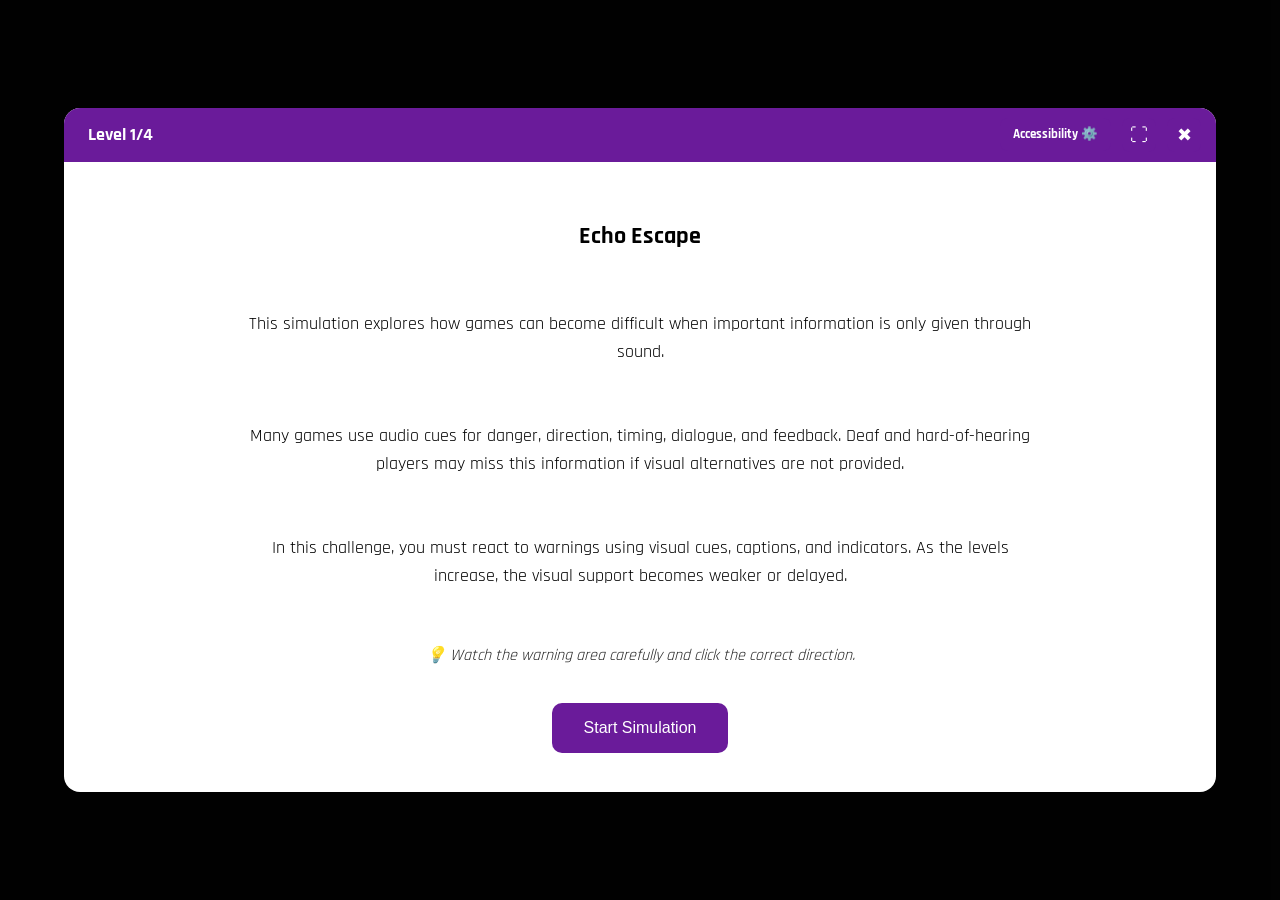
<file: html/silent.html>
<!DOCTYPE html>
<html lang="en">
<head>
<meta charset="UTF-8">
<meta name="viewport" content="width=device-width, initial-scale=1.0">


<title>Echo Escape</title>

<link href="https://fonts.googleapis.com/css2?family=Atkinson+Hyperlegible:wght@400;700&family=Rajdhani:wght@400;600&family=Share+Tech+Mono&display=swap" rel="stylesheet">
<link rel="icon" type="image/png" href="images/inclusive play.png">
<link rel="stylesheet" href="../css/silent.css">
</head>

<body>

<div id="gameModal" class="modal show">
  <div class="modal-content">

    <button class="close-btn" onclick="closeGame()">✖</button>
    <button class="fullscreen-btn" onclick="toggleFullscreen()">⛶</button>

    <div id="silentGame">

      <!-- HUD -->
      <div class="hud">
        <span id="levelText">Level 1/4</span>
        <span id="scoreHUD">Score: 0</span>
      </div>

      <div class="game-accessibility-container">

  <button id="accessBtn" class="game-access-btn" aria-expanded="false">
    Accessibility ⚙️
  </button>

  <div id="accessMenu" class="game-access-menu" aria-hidden="true">

    <label for="themeSelect">Theme</label>
    <select id="themeSelect">
      <option value="default">Default</option>
      <option value="dark">Dark</option>
      <option value="soft">Soft</option>
      <option value="soft-dark">Soft Dark</option>
      <option value="calm">Calm</option>
      <option value="calm-dark">Calm Dark</option>
    </select>

    <label for="fontSelect">Font Style</label>
    <select id="fontSelect">
      <option value="rajdhani">Modern Tech</option>
      <option value="atkinson">Dyslexia Friendly</option>
      <option value="sharetech">Terminal</option>
    </select>

    <label>Font Size</label>
    <button onclick="changeFontSize(1)">Increase</button>
    <button onclick="changeFontSize(-1)">Decrease</button>

    <label>
      <input type="checkbox" id="highContrast">
      High Contrast Mode
    </label>

    <label>
      <input type="checkbox" id="keyboardMode">
      High Visibility Focus Mode
    </label>

    <button id="resetBtn">Return to Default</button>

  </div>
</div>

      <!-- Intro Screen -->
      <div id="introScreen" class="center-screen active">
        <h2>Echo Escape</h2>

        <p class="game-description">
          This simulation explores how games can become difficult when important information is only given through sound.
        </p>

        <p class="game-description">
          Many games use audio cues for danger, direction, timing, dialogue, and feedback. Deaf and hard-of-hearing players may miss this information if visual alternatives are not provided.
        </p>

        <p class="game-description">
          In this challenge, you must react to warnings using visual cues, captions, and indicators. As the levels increase, the visual support becomes weaker or delayed.
        </p>

        <p class="game-hint">
          💡 Watch the warning area carefully and click the correct direction.
        </p>

        <button onclick="startGame()">Start Simulation</button>
      </div>

      <!-- Game Screen -->
      <div id="gameArea" class="game-layout">

        <div class="left-panel">
          <p id="taskText">React to the warning cue.</p>

          <div class="sound-stats">
            <span id="timerText">Time: 20</span>
            <span id="roundText">Cue: 0/5</span>
          </div>

          <p id="feedback"></p>
        </div>

        <div class="right-panel">

          <div id="warningArea">

            <div id="captionBox">
              Caption will appear here
            </div>

            <div id="visualCue">⚠</div>

            <div class="direction-grid">
              <button class="direction-btn" data-direction="left">⬅ Left</button>
              <button class="direction-btn" data-direction="up">⬆ Up</button>
              <button class="direction-btn" data-direction="down">⬇ Down</button>
              <button class="direction-btn" data-direction="right">➡ Right</button>
            </div>

          </div>

        </div>

      </div>

      <!-- End Screen -->
      <div id="endScreen" class="end-screen">

        <div class="results-card">
          <h2>Simulation Complete! 🔇</h2>

          <p id="scoreText" class="final-score"></p>

          <div id="achievementBox" class="achievement"></div>

          <div class="educational-text">
            <h3>What this simulation represents</h3>
            <p>
              This simulation represents hearing-related accessibility barriers in games. It shows how difficult gameplay can become when important warnings are only communicated through sound.
            </p>

            <h3>Real-world impact</h3>
            <p>
              Deaf and hard-of-hearing players may miss audio-based warnings, dialogue, enemy direction, timers, or feedback if no visual alternative is included. This can affect reaction time, confidence, and overall gameplay experience.
            </p>

            <h3>Design takeaway</h3>
            <p>
              Good accessibility design uses multiple forms of feedback. Subtitles, captions, visual alerts, icons, vibration cues, and directional indicators can help make games more inclusive.
            </p>
          </div>

          <div class="end-buttons">
            <button onclick="startGame()">Try Again</button>
            <button onclick="closeGame()">Exit</button>
          </div>
        </div>

      </div>

    </div>
  </div>
</div>

<script src="../js/silent.js"></script>

</body>
</html>
</file>
<file: css/homepage.css>
/* Root Variables */

:root {
    --bg-color: #f4f7fb;
    --primary-color: #6c63ff;
    --secondary-color: #ff6ec7;
    --text-color: #1a1a1a;
    --card-bg: #ffffff;
    --nav-bg: #ffffff;
    --footer-bg: #e9ecf5;

    --main-font: 'Rajdhani', sans-serif;
}

/* Global */

body {
    margin: 0;
    padding: 0;
    font-family: var(--main-font);
    background-color: var(--bg-color);
    color: var(--text-color);
    transition: all 0.3s ease;
}

h1, h2, h3 {
    font-weight: 700;
    margin-bottom: 1rem;
}

p {
    line-height: 1.6;
    max-width: 800px;
}

/* Scroll Progress Bar */
#scrollProgress {
    position: fixed;
    top: 0;
    left: 0;
    height: 4px;
    width: 0%;
    background: linear-gradient(90deg, var(--primary-color), var(--secondary-color));
    z-index: 9999;
    transition: width 0.2s ease;
}

/* Navbar */

.navbar {
    display: flex;
    justify-content: space-between;
    align-items: center;
    padding: 1.2rem 2rem;
    background-color: var(--nav-bg);
    box-shadow: 0 2px 10px rgba(0, 0, 0, 0.38);
    overflow: visible;
}

.logo {
    font-weight: 700;
    font-size: 1.5rem;
    color: var(--primary-color);
}

.navbar ul {
    list-style: none;
    display: flex;
    gap: 2rem;
    margin: 0;
    padding: 0;
}

.navbar a {
    text-decoration: none;
    color: var(--text-color);
    font-weight: 700;
    position: relative;
    display: inline-block;
    transition: all 0.3s ease;
}

/* Animated underline */
.navbar a::after {
    content: "";
    position: absolute;
    left: 0;
    bottom: -5px;
    width: 0%;
    height: 3px;
    background-color: var(--primary-color);
    transition: width 0.3s ease;
}

.navbar a:hover::after {
    width: 100%;
}

.navbar a:hover {
    transform: translateY(-2px);
    color: var(--primary-color);
}

.logo {
    display: flex;
    align-items: center;
    gap: 0rem;
    font-weight: 700;
    font-size: 1.2rem;
}

.logo img {
    width: 60px;
    height: 60px;
    object-fit: contain;
}

/* Accessibility Dropdown */
.accessibility-container {
    position: relative;
}

#accessBtn {
    padding: 0.6rem 1rem;
    border: none;
    background-color: var(--primary-color);
    color: white;
    font-weight: 600;
    cursor: pointer;
    border-radius: 6px;
    transition: background-color 0.3s ease, transform 0.2s ease;
}

#accessBtn:hover {
    background-color: var(--secondary-color);
    transform: translateY(-2px);
}

/* Dropdown Menu */
.access-menu {
    position: absolute;
    right: 0;
    top: 120%;
    background-color: var(--card-bg);
    padding: 1rem;
    width: 220px;
    border-radius: 8px;
    box-shadow: 0 5px 20px rgba(0,0,0,0.1);
    display: flex;
    flex-direction: column;
    gap: 0.5rem;
    z-index: 9999;

    /* Animation properties */
    max-height: 0;
    opacity: 0;
    overflow: hidden;
    transition: max-height 0.4s ease, opacity 0.4s ease;
}

/* Show dropdown */
.access-menu.show {
    max-height: 1000px; 
    opacity: 1;
}

/* Dropdown items */
.access-menu select,
.access-menu button {
    padding: 0.4rem;
    font-family: inherit;
    border-radius: 4px;
    border: none;
    cursor: pointer;
    transition: all 0.3s ease;
}

.high-contrast {
  filter: contrast(200%) brightness(120%);
}

/* Select stays neutral but theme-aware */
.access-menu select {
    background-color: var(--card-bg);
    color: var(--text-color);
    border: 1px solid #ccc;
}

/* Increase / Decrease buttons themed */
.access-menu button {
    background-color: var(--secondary-color);
    color: white;
}

/* Reset button themed */
#resetBtn {
    background-color: var(--primary-color);
    color: white;
}

/* Hover animation for buttons & select */
.access-menu select:hover,
.access-menu button:hover {
    transform: translateY(-2px);
    box-shadow: 0 4px 12px rgba(0,0,0,0.15);
    filter: brightness(1.1);  /* Slight glow effect */
}

/* Hover effects for buttons and selects */
.access-menu select:hover,
.access-menu button:hover {
    background-color: var(--primary-color);
    color: white;
    transform: translateY(-2px);
    box-shadow: 0 4px 12px rgba(0,0,0,0.15);
}


/* Sections */

section {
    padding: 3rem 2rem;
}

.hero {
    text-align: center;
    background: linear-gradient(135deg, var(--primary-color), var(--secondary-color));
    color: white;
    border-radius: 0 0 40px 40px;
}

.hero p {
    margin: auto;
}

.about,
.background,
.reflection {
    background-color: var(--bg-color);
}

.games {
    background-color: var(--footer-bg);
}

/* Game Cards */

.game-grid {
    display: grid;
    grid-template-columns: repeat(auto-fit, minmax(250px, 1fr));
    gap: 1.5rem;
    margin-top: 2rem;
}

.game-card {
    background-color: var(--card-bg);
    padding: 1.5rem;
    border-radius: 12px;
    box-shadow: 0 4px 12px rgba(0,0,0,0.08);
    transition: transform 0.3s ease, box-shadow 0.3s ease;
}

.game-card:hover {
    transform: translateY(-6px);
    box-shadow: 0 8px 20px rgba(0,0,0,0.15);
}

/*  Footer */

footer {
    text-align: center;
    padding: 1.5rem;
    background-color: var(--footer-bg);
}

footer p {
    margin: 0;
    max-width: none;
}


/* ================= THEMES ================= */

/* Playful (Default / Light) */
body {
    --bg-color: #f4f7fb;                /* light mode background */
    --primary-color: #6c63ff;
    --secondary-color: #ff6ec7;
    --text-color: #1a1a1a;
    --card-bg: #ffffff;
    --nav-bg: #ffffff;
    --footer-bg: #e9ecf5;
}

body.dark {
    --bg-color: #121212;               /* dark mode background */
    --primary-color: #7b61ff;
    --secondary-color: #ff6ec7;
    --text-color: #f1f1f1;
    --card-bg: #1e1e1e;
    --nav-bg: #1a1a1a;
    --footer-bg: #181818;
}

/* Soft Professional */
body.soft {
    --bg-color: #f7f9fc;          /* light mode background */
    --primary-color: #3a86ff;
    --secondary-color: #8338ec;
    --text-color: #222;
    --card-bg: #ffffff;
    --nav-bg: #ffffff;
    --footer-bg: #edf2fb;
}

body.soft.dark {
    --bg-color: #1e1e2f;          /* dark mode background */
    --primary-color: #7b61ff;
    --secondary-color: #c084fc;
    --text-color: #e1e1e1;
    --card-bg: #2b2b3b;
    --nav-bg: #222233;
    --footer-bg: #1c1c2a;
}

/* Calm Mint */
body.calm {
    --bg-color: #e6f7f1;          /* light mint */
    --primary-color: #3fc1a9;
    --secondary-color: #72e2c0;
    --text-color: #1f3d3a;
    --card-bg: #ffffff;
    --nav-bg: #ffffff;
    --footer-bg: #d4f0e5;
}

body.calm.dark {
    --bg-color: #1f3d3a;          /* dark mint */
    --primary-color: #3fc1a9;
    --secondary-color: #72e2c0;
    --text-color: #e6f7f1;
    --card-bg: #26403c;
    --nav-bg: #1b2c28;
    --footer-bg: #203733;
}


/*  Responsive */

@media (max-width: 768px) {

.navbar {
    flex-direction: column;
    gap: 1rem;
}

.navbar ul {
    flex-direction: column;
    align-items: center;
}


.accessibility-container {
    width: 100%;
    display: flex;
    justify-content: center;
}
}

/* Why Accessibility Grid */
.why-points {
    display: grid;
    grid-template-columns: repeat(auto-fit, minmax(220px, 1fr));
    gap: 1.5rem;
    margin-top: 2rem;
}

.why-item {
    background-color: var(--card-bg);
    padding: 1.5rem;
    border-radius: 12px;
    box-shadow: 0 4px 12px rgba(0,0,0,0.08);
    transition: transform 0.3s ease;
}

.why-item:hover {
    transform: translateY(-4px);
}

/* Fade In */
.fade-in {
    opacity: 0;
    transform: translateY(20px);
    transition: opacity 0.6s ease, transform 0.6s ease;
}

.fade-in.visible {
    opacity: 1;
    transform: translateY(0);
}

/* Keyboard Mode */

body.keyboard-mode *:focus {
    outline: 3px solid var(--secondary-color);
    outline-offset: 3px;
    border-radius: 4px;
}

body.keyboard-mode button:focus,
body.keyboard-mode a:focus,
body.keyboard-mode select:focus {
    box-shadow: 0 0 0 4px rgba(255, 110, 199, 0.4);
}

.skip-link {
    position: absolute;
    top: -40px;
    left: 10px;
    background: var(--primary-color);
    color: white;
    padding: 8px 12px;
    border-radius: 6px;
    text-decoration: none;
    transition: top 0.3s ease;
    z-index: 1000;
}

.skip-link:focus {
    top: 10px;
}

.highlight {
    background: var(--card-bg);
    padding: 2rem;
    border-radius: 16px;
    box-shadow: 0 6px 20px rgba(0,0,0,0.08);
}

.game-card {
    display: block;
    text-decoration: none;
    color: inherit;       
}

/* Impairment Information Section */

.impairments {
    padding: 4rem 8%;
    text-align: center;
}

.impairments h2 {
    margin-bottom: 1rem;
}

.impairments > p {
    margin: 0 auto 2rem auto;
    max-width: 850px;
}

.impairment-grid {
    display: grid;
    grid-template-columns: repeat(2, 1fr);
    gap: 1.5rem;
    margin-top: 2rem;
}

.impairment-card {
    background: var(--card-bg);
    padding: 1.5rem;
    border-radius: 16px;
    box-shadow: 0 6px 18px rgba(0,0,0,0.08);
    text-align: left;
}

.impairment-card h3 {
    color: var(--primary-color);
    margin-bottom: 0.8rem;
}

.impairment-card p {
    max-width: none;
    margin-bottom: 0.8rem;
}

@media (max-width: 768px) {
    .impairment-grid {
        grid-template-columns: 1fr;
    }
}


/* ABOUT SECTION */

.about-image {
    flex: 50;
    display: grid;
    justify-content: right;
    align-self: flex-start;
    margin-top: -230px;
    margin-right: 110px;
}

.about-image img {
    width: 100%;
    max-width: 200px;
}

/* Mobile */
@media (max-width: 900px) {

    .about {
        flex-direction: column;
        text-align: center;
    }

    .about-image {
        margin-top: 1.5rem;
        margin-right: 0;
        justify-content: center;
        align-self: center;
        order: 2;
    }

    .about-image img {
        max-width: 220px;
    }
}

.impairment-icon {
    width: 60px;
    height: 60px;
    margin-bottom: 1rem;
}
</file>
<file: css/blurred.css>
:root {
    --primary-color: #6a1b9a;  
    --secondary-color: #9c4dcc; 
    --main-font: 'Rajdhani', sans-serif;
}

body {
    background: #111; 
    font-family: var(--main-font);
}


/* Modal */

#gameModal {
    position: fixed;
    inset: 0;
    width: 100vw;
    height: 100vh;

    display: none;
    justify-content: center;
    align-items: center;

    background: rgba(0,0,0,0.9);
    z-index: 9999;
}

#gameModal.show {
    display: flex;
}

/* Game Container */

.game {
    width: 100vw;
    height: 100vh;

    background: rgba(255, 255, 255, 0.9);
    border-radius: 0;

    padding: 2rem;

    display: flex;
    flex-direction: column;
    position: relative;
}

/* Hidden State */

.hidden {
    display: none !important;
}


/* Top Buttons */

.close-btn,
.fullscreen-btn {
    position: absolute;
    top: 5px;
    right: 15px;

    background: var(--primary-color);
    color: white;
    border: none;
    padding: 0.6rem;
    border-radius: 8px;
    cursor: pointer;
    width: 30px;
    height: 30px;
    font-size: 20px;

}

.fullscreen-btn {
    right: 70px;
}

.close-btn,
.fullscreen-btn {
    z-index: 10;
}

/* HUD */

.hud {
    display: flex;
    justify-content: space-between;
    align-items: center;

    background: var(--primary-color);
    color: white;

    padding: 1rem 8rem 1rem 1.5rem; 
    border-radius: 10px;

    font-weight: bold;
    font-size: 1.1rem;
    width: 89%;

    position: relative;
    z-index: 5;
}


/* Images */

.image-container img {
    width: 40vw;
    max-width: 200px;
    min-width: 300px;

    height: auto;

    border-radius: 12px;
    transition: filter 0.3s ease;

    
}

/* Answers Grid */

#answers {
    display: grid;
    grid-template-columns: repeat(auto-fit, minmax(150px, 1fr));
    gap: 1rem;

    width: 60%;
    max-width: 800px;
}

/* Answers Button */

#answers button {
    padding: 1rem;
    font-size: 1rem;

    border: none;
    border-radius: 10px;
    cursor: pointer;

    background: var(--primary-color);
    color: rgb(255, 255, 255);

    transition: transform 0.2s ease, background 0.2s ease;
}

#answers button:hover {
    transform: scale(1.05);
    background: var(--secondary-color);
}

/* Next Button */

#nextBtn {
    margin-top: 1rem;
    padding: 0.8rem 1.5rem;

    border: none;
    border-radius: 10px;

    background: var(--primary-color);
    color: rgb(255, 255, 255);

    cursor: pointer;
}

/* Intro + End Screen */

#introScreen,
#endScreen {
    text-align: center;
    padding: 2rem;
}

#introScreen button {
    padding: 1rem 2rem;
    border: none;
    border-radius: 10px;

    background: var(--primary-color);
    color: white;

    cursor: pointer;
}

/* Animation */

.fade {
    animation: fadeIn 0.3s ease;
}

@keyframes fadeIn {
    from { opacity: 0; transform: scale(0.98); }
    to { opacity: 1; transform: scale(1); }
}

/* Mobile */

@media (max-width: 768px) {
    .game {
        padding: 1rem;
    }

    .image-container img {
        width: 80vw;
    }

    #answers {
        width: 100%;
    }

    .hud {
        font-size: 1rem;
        padding: 0.8rem;
    }
}

.center-screen {
    flex: 1;
    display: flex;
    flex-direction: column;
    justify-content: center;
    align-items: center;

    text-align: center;
    max-width: 800px;
    margin: auto;
    gap: 1.5rem;
}

.game-description {
    font-size: 1.1rem;
    line-height: 1.6;
    opacity: 0.9;
}

.game-hint {
    font-style: italic;
    opacity: 0.8;
}

#gameArea {
    flex: 1;
    display: flex;
    flex-direction: column;
    justify-content: center;
    align-items: center;
}

#answers {
    display: grid !important;
    visibility: visible !important;
    opacity: 1 !important;
}

.game {
    position: relative;
    z-index: 2;
}

.modal {
    position: fixed;
    inset: 0;
    display: none;
    justify-content: center;
    align-items: center;
    background: rgba(0,0,0,0.9);
    z-index: 9999;
}

.modal.show {
    display: flex;
}

.modal-content {
    width: 90vw;
    height: 90vh;
    background: white;
    border-radius: 16px;
    overflow: hidden;
    position: relative;

    display: flex;
    flex-direction: column; 
}


/* Main Game Layout */

.game-layout {
    flex: 1;
    display: flex;
    gap: 3rem;
    align-items: center;
    justify-content: space-between;
    padding: 2rem;
}

/* Left side */
.left-panel {
    flex: 1;
    display: flex;
    flex-direction: column;
    gap: 1.5rem;
    justify-content: center;
}

/* Right side */
.right-panel {
    flex: 1;
    display: flex;
    justify-content: center;
    align-items: center;
}

/* Image Enlargement */
.image-container img {
    width: min(450px, 40vw);
    height: auto;
    border-radius: 16px;
   
}

/* Text */
#taskText {
    font-size: 1.4rem;
    font-weight: 600;
    line-height: 1.5;
}

#feedback {
    font-size: 1.2rem;
    min-height: 30px;
}

/* Answer Buttons */

#answers {
    display: flex;
    flex-wrap: wrap;
    gap: 1rem;
}

#answers button {
    flex: 1;
    min-width: 120px;
    padding: 1rem;
    font-size: 1.1rem;
    border-radius: 12px;
}

#nextBtn {
    font-size: 1.1rem;
    padding: 1rem;
    width: fit-content;
}

/* Mobile */

@media (max-width: 768px) {

    .game-layout {
        flex-direction: column;
        align-items: center;
        justify-content: flex-start;
        padding: 1rem;
        gap: 1.5rem;
    }

    .left-panel,
    .right-panel {
        width: 100%;
        flex: unset;
    }

    .right-panel {
        order: 1;
    }

    .left-panel {
        order: 2;
    }

    .image-container img {
        width: 80vw;
        max-width: 300px;
    }

    #answers {
        width: 100%;
        flex-direction: column;
    }

    #answers button {
        width: 100%;
        min-width: unset;
    }

    #taskText {
        font-size: 1.1rem;
    }
}


#blurGame {
    flex: 1;
    display: flex;
    flex-direction: column;
}


/* Main */
#gameArea.game-layout {
    flex: 1;
    display: flex;
    flex-direction: row;
    justify-content: space-between;
    align-items: center;
    width: 100%;
    gap: 3rem;
    padding: 2rem;
    box-sizing: border-box;
}

/* Left side */
.left-panel {
    flex: 1;
    display: flex;
    flex-direction: column;
    gap: 1.2rem;
    justify-content: center;
}

/* Right side */
.right-panel {
    flex: 1;
    display: flex;
    justify-content: center;
    align-items: center;
}

/* Images */
.image-container img {
    width: min(420px, 40vw);
    height: auto;
    border-radius: 16px;
    
}

#answers {
    display: flex;
    flex-wrap: wrap;
    gap: 1rem;
}

#answers button {
    flex: 1;
    min-width: 140px;
}


/* End Screen */

.end-screen {
    display: flex;
    flex-direction: column;
    align-items: center;
    justify-content: center;
    gap: 1.5rem;
    text-align: center;
    padding: 2rem;
}

.results-card {
    margin: 2rem auto;          
}

.final-score {
    font-size: 1.4rem;
    font-weight: bold;
}

.achievement {
    margin: 1rem 0;
    font-size: 1.2rem;
    font-weight: 600;
    color: var(--primary-color);
}

.educational-text {
    text-align: left;
    margin-top: 1.5rem;
    line-height: 1.6;
}

.educational-text h3 {
    margin-top: 1rem;
    color: var(--primary-color);
}

.end-buttons {
    display: flex;
    justify-content: center;
    gap: 1rem;
    margin-top: 1.5rem;
    flex-wrap: wrap;
}

.end-buttons button {
    padding: 0.8rem 1.2rem;
    min-width: 140px;
    border: none;
    border-radius: 10px;
    cursor: pointer;

    background: var(--primary-color);
    color: white;
}

.modal-content {
    width: 90vw;
    height: 90vh;
    background: white;
    border-radius: 16px;
    overflow: hidden; /* keep clean edges */
    display: flex;
    flex-direction: column;
}

#blurGame {
    flex: 1;
    display: flex;
    flex-direction: column;
    padding-right: 8px; 
}

.end-screen {
    min-height: 100%;
    box-sizing: border-box;
}

#blurGame::-webkit-scrollbar {
    width: 8px;
}

#blurGame::-webkit-scrollbar-thumb {
    background: var(--primary-color);
    border-radius: 10px;
}

.end-screen {
    padding: 3rem 2rem;
    box-sizing: border-box;
}

.modal-content {
    width: 90vw;
    max-height: 90vh;

    background: white;
    border-radius: 16px;

    display: flex;
    flex-direction: column;

    margin: auto;

    overflow-y: auto;  
}

body.dark #gameModal .modal-content {
    background: #3c3c3c;
    color: #eaeaea;
}

/* Screen */

#introScreen,
#gameArea,
#endScreen {
    display: none;
    width: 100%;
    height: 100%;
}

#introScreen.active,
#gameArea.active {
    display: flex;
}

#endScreen.active {
    display: block;
}


#introScreen,
#gameArea,
#endScreen {
    width: 100%;
    height: 100%;
}

.top-bar {
    background: var(--primary-color);
    color: white;

    display: flex;
    justify-content: space-between;
    align-items: center;

    padding: 0.8rem 1rem;
}

/* left side */
.hud {
    display: flex;
    gap: 1.5rem;
    font-weight: bold;
}

.top-actions {
    display: flex;
    align-items: center;
    gap: 0.5rem;
}

.accessibility-container {
    position: relative; 
}

.access-menu {
    position: absolute;
    right: 0;
    top: 120%;

    background-color: var(--card-bg);
    color: var(--text-color);

    padding: 1rem;
    width: 220px;
    border-radius: 8px;
    box-shadow: 0 5px 20px rgba(0,0,0,0.1);

    display: flex;
    flex-direction: column;
    gap: 0.5rem;

    opacity: 0;
    transform: translateY(-10px);
    pointer-events: none;

    transition: all 0.25s ease;
    z-index: 9999;
}

.access-menu.show {
    opacity: 1;
    transform: translateY(0);
    pointer-events: auto;
}


.hud-left {
    display: flex;
    gap: 1.5rem;
}

.hud-right {
    display: flex;
    align-items: center;
    gap: 0.6rem;
}

.end-screen {
    display: block;              
    text-align: center;
    padding: 2rem;
    width: 100%;
}

#endScreen.active {
    display: block !important;
}

.results-card {
    width: 100%;
    max-width: 700px;
    margin: 0 auto;   /* center it */
}


#endScreen h2 {
    font-weight: 700;
}

/* Game Accessibility Dropdown */

.game-accessibility-container {
    position: absolute;
    top: 10px;
    right: 105px;
    z-index: 30;
}

.game-access-btn {
    background: var(--primary-color);
    color: white;
    border: none;
    padding: 0.5rem 0.8rem;
    border-radius: 8px;
    cursor: pointer;
    font-family: var(--main-font);
    font-weight: 700;
}

.game-access-menu {
    position: absolute;
    right: 0;
    top: 120%;
    width: 220px;

    background: white;
    color: #111;

    padding: 1rem;
    border-radius: 10px;
    box-shadow: 0 8px 25px rgba(0,0,0,0.2);

    display: none;
    flex-direction: column;
    gap: 0.5rem;
}

.game-access-menu.show {
    display: flex;
}

.game-access-menu select,
.game-access-menu button {
    padding: 0.4rem;
    border-radius: 6px;
    border: 1px solid #ccc;
    font-family: var(--main-font);
}

.game-access-menu button {
    background: var(--primary-color);
    color: white;
    border: none;
    cursor: pointer;
}

/* Accessibility modes */

body.high-contrast {
    --bg-color: #000000;
    --text-color: #ffffff;
    --card-bg: #111111;
    --nav-bg: #000000;
    --footer-bg: #000000;

    --primary-color: #ffff00;
    --secondary-color: #00ffff;
}

body.high-contrast .game-card,
body.high-contrast .why-item,
body.high-contrast .impairment-card,
body.high-contrast .results-card,
body.high-contrast .modal-content {
    border: 2px solid #ffffff;
}

body.high-contrast a,
body.high-contrast button {
    font-weight: bold;
}

body.keyboard-mode *:focus {
    outline: 3px solid var(--secondary-color);
    outline-offset: 3px;
}

/* Theme support */

body.dark .modal-content {
    background: #2b2b2b;
    color: #f1f1f1;
}

body.soft .modal-content {
    background: #f7f9fc;
    color: #222;
}

body.soft.dark .modal-content {
    background: #252538;
    color: #e1e1e1;
}

body.calm .modal-content {
    background: #e6f7f1;
    color: #1f3d3a;
}

body.calm.dark .modal-content {
    background: #1f3d3a;
    color: #e6f7f1;
}

/* Final Mobile Fix */

@media (max-width: 768px) {

    .modal-content {
        width: 95vw;
        height: 95vh;
        max-height: 95vh;
        overflow-y: auto;
    }

    #blurGame {
        width: 100%;
        padding-right: 0;
    }

    #gameArea.game-layout {
        flex-direction: column;
        justify-content: flex-start;
        align-items: center;
        gap: 1rem;
        padding: 1rem;
        width: 100%;
        box-sizing: border-box;
    }

    .left-panel,
    .right-panel {
        width: 100%;
        flex: none;
        align-items: center;
        text-align: center;
    }

    .right-panel {
        order: 1;
    }

    .left-panel {
        order: 2;
    }

    .image-container {
        width: 100%;
        display: flex;
        justify-content: center;
    }

    .image-container img {
        width: 70vw;
        max-width: 260px;
        min-width: 0;
        margin: 0 auto;
    }

    #answers {
        width: 100%;
        display: flex !important;
        flex-direction: column;
        align-items: center;
        gap: 0.8rem;
    }

    #answers button {
        width: 90%;
        max-width: 320px;
        min-width: 0;
    }

    .hud {
        width: auto;
        padding: 0.8rem 6rem 0.8rem 1rem;
        border-radius: 0;
        font-size: 0.9rem;
    }

    .game-accessibility-container {
        top: 8px;
        right: 95px;
    }

    .game-access-btn {
        font-size: 0.75rem;
        padding: 0.45rem 0.55rem;
    }

    .game-access-menu {
        right: -70px;
        width: 200px;
    }

    .fullscreen-btn,
    .close-btn {
        top: 8px;
    }
}
</file>
<file: css/colour.css>
:root {
    --primary-color: #6a1b9a;
    --secondary-color: #9c4dcc;
    --main-font: 'Rajdhani', sans-serif;
}

body {
    margin: 0;
    background: #111;
    font-family: var(--main-font);
}

/* Modal */

.modal {
    position: fixed;
    inset: 0;

    display: flex;
    justify-content: center;
    align-items: center;

    background: rgba(0,0,0,0.9);
}

.modal-content {
    width: 90vw;
    height: 90vh;

    background: white;
    border-radius: 16px;

    display: flex;
    flex-direction: column;

    overflow: hidden;
}

/* HUD */

.hud {
    display: flex;
    justify-content: space-between;
    align-items: center;

    background: var(--primary-color);
    color: white;

    padding: 1rem;
    font-weight: bold;
}

/* Buttons */

.close-btn,
.fullscreen-btn {
    background: var(--primary-color);
    color: white;

    border: none;

    width: 34px;
    height: 34px;

    border-radius: 8px;
    cursor: pointer;
}

/* Screens */

#introScreen,
#gameArea,
#endScreen {
    display: none;

    width: 100%;
    height: 100%;

    flex: 1;
}

#introScreen.active,
#gameArea.active,
#endScreen.active {
    display: flex;
}

.screen {
    flex: 1;

    display: none;
    flex-direction: column;
    justify-content: center;
    align-items: center;

    width: 100%;
    box-sizing: border-box;

    overflow-y: auto;

    text-align: center;

    padding: 2rem;
    gap: 1.5rem;
}

.screen.active {
    display: flex;
}

/* Game Layout */

.game-layout {
    flex: 1;

    display: flex;
    flex-direction: row;
    justify-content: center;
    align-items: center;

    gap: 6rem;

    width: 100%;
    box-sizing: border-box;

    padding: 2rem 3rem;
}

/* Panels */

.left-panel,
.right-panel {
    flex: 1;

    display: flex;
    flex-direction: column;

    justify-content: center;
    align-items: center;

    text-align: center;
}

/* Game Text */

#taskText {
    text-align: center;
    max-width: 400px;
    margin: 0 auto;

    font-size: 1.4rem;
    font-weight: 600;
    line-height: 1.5;
}

#feedback {
    font-size: 1.2rem;
    min-height: 30px;
}

/* Target Colour */

#targetColorBox {
    width: 120px;
    height: 120px;

    border-radius: 12px;

    margin-top: 1rem;

    box-shadow: 0 6px 18px rgba(0,0,0,0.2);
}

/* Answers */

#answers {
    display: grid;
    grid-template-columns: repeat(2, 140px);

    gap: 1rem;

    justify-content: center;
    align-items: center;
}

.answer-box {
    width: 140px;
    height: 140px;

    border-radius: 12px;

    cursor: pointer;

    border: 3px solid transparent;

    transition: 0.2s ease;

    position: relative;

    display: flex;
    justify-content: center;
    align-items: center;
}

.answer-box:hover {
    transform: scale(1.05);
    border-color: var(--secondary-color);
}

/* Hint Labels */

.hint-toggle {
    display: inline-flex;
    align-items: center;
    gap: 0.5rem;

    font-weight: 700;
    color: var(--primary-color);

    cursor: pointer;
}

.hint-label {
    display: none;

    background: rgba(0,0,0,0.75);
    color: white;

    padding: 0.3rem 0.5rem;

    border-radius: 6px;

    font-weight: 700;
    font-size: 0.85rem;
}

body.hints-on .hint-label {
    display: block;
}

/* Buttons */

.game-btn {
    padding: 0.9rem 1.3rem;

    border: none;
    border-radius: 10px;

    background: var(--primary-color);
    color: white;

    cursor: pointer;

    transition: 0.2s ease;
}

.game-btn:hover {
    background: var(--secondary-color);
    transform: scale(1.05);
}

/* End Screen */

#endScreen {
    justify-content: center;
    align-items: center;

    padding: 3rem 2rem;
}

.results-card {
    width: 100%;
    max-width: 760px;

    background: white;

    border-radius: 20px;

    padding: 2.5rem;

    display: flex;
    flex-direction: column;

    gap: 1.5rem;

    box-shadow: 0 12px 35px rgba(0,0,0,0.15);

    text-align: center;
}

.results-card h2 {
    margin: 0;
    font-size: 2rem;
}

.final-score {
    font-size: 1.5rem;
    font-weight: 700;
}

.achievement {
    background: linear-gradient(
        135deg,
        rgba(106,27,154,0.12),
        rgba(156,77,204,0.18)
    );

    border: 2px solid rgba(106,27,154,0.2);

    border-radius: 16px;

    padding: 1.2rem;

    color: var(--primary-color);

    font-size: 1.15rem;
    font-weight: 700;

    line-height: 1.5;
}

/* Educational Text */

.educational-text {
    text-align: left;

    background: rgba(0,0,0,0.03);

    border-radius: 14px;

    padding: 1.5rem;

    line-height: 1.7;
}

.educational-text h3 {
    margin-top: 0;
    margin-bottom: 0.5rem;

    color: var(--primary-color);
}

.educational-text p {
    margin-top: 0;
    margin-bottom: 1.4rem;
}

#endInsight {
    white-space: pre-line;

    font-size: 0.95rem;
    line-height: 1.5;

    opacity: 0.9;
}

/* End Buttons */

.end-buttons {
    display: flex;
    justify-content: center;
    gap: 1rem;

    margin-top: 1rem;

    flex-wrap: wrap;
}

.end-buttons button {
    min-width: 150px;
}

/* Accessibility Dropdown */

.game-accessibility-container {
    position: absolute;

    top: 10px;
    right: 105px;

    z-index: 30;
}

.game-access-btn {
    background: var(--primary-color);
    color: white;

    border: none;

    padding: 0.5rem 0.8rem;

    border-radius: 8px;

    cursor: pointer;

    font-family: var(--main-font);
    font-weight: 700;
}

.game-access-menu {
    position: absolute;

    right: 0;
    top: 120%;

    width: 220px;

    background: white;
    color: #111;

    padding: 1rem;

    border-radius: 10px;

    box-shadow: 0 8px 25px rgba(0,0,0,0.2);

    display: none;
    flex-direction: column;

    gap: 0.5rem;
}

.game-access-menu.show {
    display: flex;
}

.game-access-menu select,
.game-access-menu button {
    padding: 0.4rem;

    border-radius: 6px;
    border: 1px solid #ccc;

    font-family: var(--main-font);
}

.game-access-menu button {
    background: var(--primary-color);
    color: white;

    border: none;

    cursor: pointer;
}

/* Accessibility Modes */

body.high-contrast {
    --bg-color: #000000;
    --text-color: #ffffff;
    --card-bg: #111111;
    --nav-bg: #000000;
    --footer-bg: #000000;

    --primary-color: #ffff00;
    --secondary-color: #00ffff;
}

body.high-contrast .results-card,
body.high-contrast .modal-content {
    border: 2px solid #ffffff;
}

body.high-contrast button {
    font-weight: bold;
}

body.keyboard-mode *:focus {
    outline: 3px solid var(--secondary-color);
    outline-offset: 3px;
}

/* Theme Support */

body.dark .modal-content {
    background: #2b2b2b;
    color: #f1f1f1;
}

body.soft .modal-content {
    background: #f7f9fc;
    color: #222;
}

body.soft.dark .modal-content {
    background: #252538;
    color: #e1e1e1;
}

body.calm .modal-content {
    background: #e6f7f1;
    color: #1f3d3a;
}

body.calm.dark .modal-content {
    background: #1f3d3a;
    color: #e6f7f1;
}

/* MOBILE */

@media (max-width: 768px) {

    .modal-content {
        width: 95vw;
        height: 95vh;

        overflow-y: auto;
    }

    .screen {
        width: 100%;

        padding: 1rem;

        align-items: center;
        justify-content: flex-start;

        text-align: center;

        overflow-x: hidden;
    }

    .game-layout {
        width: 100%;

        flex-direction: column;

        align-items: center;
        justify-content: center;

        gap: 1.5rem;

        padding: 1rem;
    }

    .left-panel,
    .right-panel {
        width: 100%;

        align-items: center;
        justify-content: center;

        text-align: center;
    }

    #taskText {
        width: 100%;
        max-width: 90vw;

        margin: 0 auto;

        text-align: center;
    }

    #targetColorBox {
        margin-left: auto;
        margin-right: auto;
    }

    #answers {
        grid-template-columns: repeat(2, 120px);

        justify-content: center;

        margin: 0 auto;
    }

    .answer-box {
        width: 120px;
        height: 120px;
    }

    .hint-toggle {
        justify-content: center;
        margin: 0 auto;
    }

    .results-card {
        padding: 1.5rem;
    }

    .results-card h2 {
        font-size: 1.6rem;
    }

    .final-score {
        font-size: 1.2rem;
    }

    .achievement {
        font-size: 1rem;
    }

    .educational-text {
        text-align: left;
    }
}
</file>
<file: css/games.css>
/* Hero */
.hero {
    background: linear-gradient(135deg, var(--primary-color), var(--secondary-color));
    color: white;

    padding: 1rem 2rem 4rem;
    border-radius: 0 0 40px 40px;

    display: flex;
    justify-content: center;
    align-items: center;

    text-align: center;
}

.hero-inner {
    max-width: 900px;
    margin: 0 auto;

    display: flex;
    flex-direction: column;
    align-items: center;
    gap: 1.2rem;
    
}

.hero h1 {
    font-size: 2.8rem;
    font-weight: 700;
    text-align: center;
    transform: translateY(20px);
}

.hero p {
    max-width: 750px;
    opacity: 0.95;
    line-height: 1.6;
}

.hero-subtitle {
    font-size: 1.3rem;
    font-weight: 500;
    opacity: 0.95;
}

.hero-text {
    font-size: 1.05rem;
    line-height: 1.6;
    opacity: 0.9;
}

/* Accessibility */
.accessibility-principles {
    max-width: 1000px;
    margin: 3rem auto;
    padding: 2.5rem;

    background: rgba(255, 255, 255, 0.85);
    backdrop-filter: blur(10px);

    border-radius: 16px;
    box-shadow: 0 10px 30px rgba(0, 0, 0, 0.08);

    border: 1px solid rgba(0, 0, 0, 0.05);

    font-family: inherit;
    color: inherit;
}

.accessibility-principles h3 {
    font-size: 1.6rem;
    margin: 0 0 1rem 0;

    color: var(--primary-color);
    font-family: inherit;
}

.accessibility-principles p {
    font-size: 1.05rem;
    line-height: 1.6;

    margin: 0 0 1rem 0;
    opacity: 0.85;

    font-family: inherit;
}

.accessibility-principles ul {
    list-style: none;

    padding: 0;
    margin: 0;

    display: flex;
    flex-direction: column;
    gap: 0.8rem;
}

.accessibility-principles li {
    padding: 0.9rem 1rem;

    border-radius: 10px;
    background: rgba(0, 0, 0, 0.03);

    transition: transform 0.2s ease, background 0.2s ease;

    font-family: inherit;
}

.accessibility-principles li:hover {
    transform: translateX(5px);
    background: rgba(0, 0, 0, 0.06);
}

.accessibility-principles strong {
    color: var(--primary-color);
    font-weight: 700;
}

/* Game */
.game-grid {
    display: grid;
    grid-template-columns: repeat(auto-fit, minmax(240px, 1fr));
    gap: 1.5rem;

    max-width: 1100px;
    margin: 2rem auto;
    padding: 0 1.5rem;
}

.game-card {
    text-decoration: none;
    color: inherit;
}

h3 {
    color: var(--primary-color);
}

.before-play {
    margin: 3rem 0;
    padding: 2rem;
    background: var(--card-bg);
    border-radius: 18px;
    box-shadow: 0 6px 18px rgba(0,0,0,0.08);
}

.before-grid {
    display: grid;
    grid-template-columns: repeat(3, 1fr);
    gap: 1.2rem;
    margin-top: 1.5rem;
}

.before-grid div {
    padding: 1rem;
    border-radius: 14px;
    background: var(--bg-color);
}

@media (max-width: 768px) {
    .before-grid {
        grid-template-columns: 1fr;
    }
}

.principles-list {
    list-style: none;
    padding-left: 0;
}

.principles-list li {
    margin-bottom: 0.8rem;
}

.principles-list span {
    margin-right: 0.5rem;
}

.game-icon {
    margin-right: 0.5rem;
    font-size: 1.2rem;
}

.play-now {
    margin-top: auto;
    padding-top: 1.2rem;
    font-weight: 700;
    color: var(--primary-color);
    transition: transform 0.3s ease;
}

.game-card:hover .play-now {
    transform: translateX(6px);
}

.game-card {
    display: flex;
    flex-direction: column;
    justify-content: space-between;
}

/* Explore Section */


.games-explore-image {
    flex: 1;
    display: flex;
    justify-content: right;
}

.games-explore-image img {
    width: 30%;
    max-width: 150px;
    margin-top: -160px;
    margin-right: 160px;
}

/* Mobile */

@media (max-width: 900px) {

.games-explore {
    flex-direction: column;
    text-align: center;
}

.games-explore-image img {
    max-width: 260px;
}

}

/* Mobile */

@media (max-width: 900px) {

    .games-explore {
        flex-direction: column;
        text-align: center;
    }

    .games-explore-image {
        justify-content: center;
        margin-top: 1.5rem;
        order: 2;
    }

    .games-explore-image img {
        width: 60%;
        max-width: 220px;
        margin-top: 0;
        margin-right: 0;
    }
}
</file>
<file: css/motor.css>
:root {
    --primary-color: #6a1b9a;
    --secondary-color: #9c4dcc;
    --main-font: 'Rajdhani', sans-serif;
}

body {
    margin: 0;
    background: #111;
    font-family: var(--main-font);
}

/* Modal */

.modal {
    position: fixed;
    inset: 0;
    display: none;
    justify-content: center;
    align-items: center;
    background: rgba(0,0,0,0.9);
    z-index: 9999;
}

.modal.show {
    display: flex;
}

.modal-content {
    width: 90vw;
    max-height: 90vh;
    background: white;
    border-radius: 16px;
    overflow-y: auto;
    position: relative;
    display: flex;
    flex-direction: column;
}

/* Game Wrapper */

#motorGame {
    flex: 1;
    display: flex;
    flex-direction: column;
}

/* Top Buttons */

.close-btn,
.fullscreen-btn {
    position: absolute;
    top: 10px;
    right: 15px;
    background: var(--primary-color);
    color: white;
    border: none;
    border-radius: 8px;
    width: 34px;
    height: 34px;
    font-size: 18px;
    cursor: pointer;
    z-index: 20;
}

.fullscreen-btn {
    right: 60px;
}

/* HUD */

.hud {
    display: flex;
    justify-content: space-between;
    align-items: center;
    background: var(--primary-color);
    color: white;
    padding: 1rem 8rem 1rem 1.5rem;
    font-weight: bold;
    font-size: 1.1rem;
}

/* Screens */

#introScreen,
#gameArea,
#endScreen {
    display: none;
    width: 100%;
    min-height: 70vh;
    box-sizing: border-box;
}

#introScreen.active {
    display: flex;
}

#gameArea.active {
    display: flex;
}

#endScreen.active {
    display: flex;
}

/* Intro */

.center-screen {
    flex: 1;
    flex-direction: column;
    justify-content: center;
    align-items: center;
    text-align: center;
    max-width: 850px;
    margin: auto;
    padding: 2rem;
    gap: 1.3rem;
}

.center-screen button {
    padding: 1rem 2rem;
    border: none;
    border-radius: 10px;
    background: var(--primary-color);
    color: white;
    cursor: pointer;
    font-size: 1rem;
}

.center-screen button:hover {
    background: var(--secondary-color);
}

.game-description {
    font-size: 1.1rem;
    line-height: 1.6;
}

.game-hint {
    font-style: italic;
    opacity: 0.85;
}

/* Main Game Layout */

.game-layout {
    flex: 1;
    display: flex;
    flex-direction: row;
    gap: 3rem;
    align-items: center;
    justify-content: space-between;
    padding: 2rem;
    box-sizing: border-box;
}

.left-panel {
    flex: 1;
    display: flex;
    flex-direction: column;
    gap: 1.2rem;
    justify-content: center;
}

.right-panel {
    flex: 1.4;
    display: flex;
    justify-content: center;
    align-items: center;
}

#taskText {
    font-size: 1.4rem;
    font-weight: 600;
    line-height: 1.5;
}

.motor-stats {
    display: flex;
    gap: 2rem;
    font-weight: bold;
    font-size: 1.2rem;
}

#feedback {
    font-size: 1.2rem;
    min-height: 30px;
    color: var(--primary-color);
    font-weight: bold;
}

/* Aim Area */

#aimArea {
    position: relative;
    width: min(650px, 90vw);
    height: 480px;
    background: #1c1c1c;
    border-radius: 18px;
    overflow: hidden;
    cursor: none;
    box-shadow: inset 0 0 0 4px rgba(255,255,255,0.08);
}

/* Custom Delayed Crosshair */

#crosshair {
    position: absolute;
    width: 30px;
    height: 30px;
    border: 3px solid white;
    border-radius: 50%;
    pointer-events: none;
    transform: translate(-50%, -50%);
    z-index: 10;
}

#crosshair::before,
#crosshair::after {
    content: "";
    position: absolute;
    background: white;
}

#crosshair::before {
    width: 18px;
    height: 3px;
    top: 50%;
    left: 50%;
    transform: translate(-50%, -50%);
}

#crosshair::after {
    width: 3px;
    height: 18px;
    top: 50%;
    left: 50%;
    transform: translate(-50%, -50%);
}

/* Target */

#target {
    position: absolute;
    background: radial-gradient(circle, #ff6ec7 0%, #6a1b9a 70%);
    border-radius: 50%;
    border: 4px solid white;
    cursor: none;
    transition: transform 0.15s ease;
}

#target:hover {
    transform: scale(1.08);
}

/* End Screen */

#endScreen {
    flex-direction: column;
    justify-content: center;
    align-items: center;
    text-align: center;
    padding: 3rem 2rem;
}

.results-card {
    width: 100%;
    max-width: 750px;
    margin: 0 auto;
}

.final-score {
    font-size: 1.4rem;
    font-weight: bold;
}

.achievement {
    margin: 1rem 0;
    font-size: 1.2rem;
    font-weight: 600;
    color: var(--primary-color);
}

.achievement h3 {
    font-size: 1.5rem;
    margin-bottom: 0.5rem;
}

.achievement p {
    line-height: 1.5;
}

.educational-text {
    text-align: left;
    margin-top: 1.5rem;
    line-height: 1.6;
}

.educational-text h3 {
    margin-top: 1rem;
    color: var(--primary-color);
}

.end-buttons {
    display: flex;
    justify-content: center;
    gap: 1rem;
    margin-top: 1.5rem;
    flex-wrap: wrap;
}

.end-buttons button {
    padding: 0.8rem 1.2rem;
    min-width: 140px;
    border: none;
    border-radius: 10px;
    cursor: pointer;
    background: var(--primary-color);
    color: white;
}

.end-buttons button:hover {
    background: var(--secondary-color);
}

/* Scrollbar */

.modal-content::-webkit-scrollbar {
    width: 8px;
}

.modal-content::-webkit-scrollbar-thumb {
    background: var(--primary-color);
    border-radius: 10px;
}

/* Mobile */

@media (max-width: 768px) {
    .modal-content {
        width: 95vw;
        max-height: 95vh;
    }

    .hud {
        font-size: 1rem;
        padding: 0.8rem 6rem 0.8rem 1rem;
    }

    .game-layout {
        flex-direction: column;
        padding: 1rem;
        gap: 1.5rem;
    }

    .left-panel,
    .right-panel {
        width: 100%;
        flex: unset;
    }

    .right-panel {
        order: 1;
    }

    .left-panel {
        order: 2;
        text-align: center;
    }

    #aimArea {
        width: 90vw;
        height: 360px;
    }

    .motor-stats {
        justify-content: center;
    }

    #taskText {
        font-size: 1.1rem;
    }
}

/* Game Accessibility Dropdown */

.game-accessibility-container {
    position: absolute;
    top: 10px;
    right: 105px;
    z-index: 30;
}

.game-access-btn {
    background: var(--primary-color);
    color: white;
    border: none;
    padding: 0.5rem 0.8rem;
    border-radius: 8px;
    cursor: pointer;
    font-family: var(--main-font);
    font-weight: 700;
}

.game-access-menu {
    position: absolute;
    right: 0;
    top: 120%;
    width: 220px;

    background: white;
    color: #111;

    padding: 1rem;
    border-radius: 10px;
    box-shadow: 0 8px 25px rgba(0,0,0,0.2);

    display: none;
    flex-direction: column;
    gap: 0.5rem;
}

.game-access-menu.show {
    display: flex;
}

.game-access-menu select,
.game-access-menu button {
    padding: 0.4rem;
    border-radius: 6px;
    border: 1px solid #ccc;
    font-family: var(--main-font);
}

.game-access-menu button {
    background: var(--primary-color);
    color: white;
    border: none;
    cursor: pointer;
}

/* Accessibility modes */

body.high-contrast {
    --bg-color: #000000;
    --text-color: #ffffff;
    --card-bg: #111111;
    --nav-bg: #000000;
    --footer-bg: #000000;

    --primary-color: #ffff00;
    --secondary-color: #00ffff;
}

body.high-contrast .game-card,
body.high-contrast .why-item,
body.high-contrast .impairment-card,
body.high-contrast .results-card,
body.high-contrast .modal-content {
    border: 2px solid #ffffff;
}

body.high-contrast a,
body.high-contrast button {
    font-weight: bold;
}

body.keyboard-mode *:focus {
    outline: 3px solid var(--secondary-color);
    outline-offset: 3px;
}

/* Theme support */

body.dark .modal-content {
    background: #2b2b2b;
    color: #f1f1f1;
}

body.soft .modal-content {
    background: #f7f9fc;
    color: #222;
}

body.soft.dark .modal-content {
    background: #252538;
    color: #e1e1e1;
}

body.calm .modal-content {
    background: #e6f7f1;
    color: #1f3d3a;
}

body.calm.dark .modal-content {
    background: #1f3d3a;
    color: #e6f7f1;
}
</file>
<file: css/silent.css>
:root {
    --primary-color: #6a1b9a;
    --secondary-color: #9c4dcc;
    --main-font: 'Rajdhani', sans-serif;
}

body {
    margin: 0;
    background: #111;
    font-family: var(--main-font);
}

/* Modal */

.modal {
    position: fixed;
    inset: 0;
    display: none;
    justify-content: center;
    align-items: center;
    background: rgba(0,0,0,0.9);
    z-index: 9999;
}

.modal.show {
    display: flex;
}

.modal-content {
    width: 90vw;
    max-height: 90vh;
    background: white;
    border-radius: 16px;
    overflow-y: auto;
    position: relative;
    display: flex;
    flex-direction: column;
}

/* Game Wrapper */

#silentGame {
    flex: 1;
    display: flex;
    flex-direction: column;
}

/* Top Buttons */

.close-btn,
.fullscreen-btn {
    position: absolute;
    top: 10px;
    right: 15px;
    background: var(--primary-color);
    color: white;
    border: none;
    border-radius: 8px;
    width: 34px;
    height: 34px;
    font-size: 18px;
    cursor: pointer;
    z-index: 20;
}

.fullscreen-btn {
    right: 60px;
}

/* HUD */

.hud {
    display: flex;
    justify-content: space-between;
    align-items: center;
    background: var(--primary-color);
    color: white;
    padding: 1rem 8rem 1rem 1.5rem;
    font-weight: bold;
    font-size: 1.1rem;
}

/* Screens */

#introScreen,
#gameArea,
#endScreen {
    display: none;
    width: 100%;
    min-height: 70vh;
    box-sizing: border-box;
}

#introScreen.active,
#gameArea.active,
#endScreen.active {
    display: flex;
}

/* Intro */

.center-screen {
    flex: 1;
    flex-direction: column;
    justify-content: center;
    align-items: center;
    text-align: center;

    max-width: 850px;
    margin: auto;
    padding: 2rem;
    gap: 1.3rem;
}

.center-screen button {
    padding: 1rem 2rem;
    border: none;
    border-radius: 10px;
    background: var(--primary-color);
    color: white;
    cursor: pointer;
    font-size: 1rem;
}

.center-screen button:hover {
    background: var(--secondary-color);
}

.game-description {
    font-size: 1.1rem;
    line-height: 1.6;
}

.game-hint {
    font-style: italic;
    opacity: 0.85;
}

/* Game Layout */

.game-layout {
    flex: 1;
    flex-direction: row;
    gap: 3rem;
    align-items: center;
    justify-content: space-between;
    padding: 2rem;
}

.left-panel {
    flex: 1;
    display: flex;
    flex-direction: column;
    gap: 1.2rem;
    justify-content: center;
}

.right-panel {
    flex: 1.4;
    display: flex;
    justify-content: center;
    align-items: center;
}

#taskText {
    font-size: 1.4rem;
    font-weight: 600;
    line-height: 1.5;
}

.sound-stats {
    display: flex;
    gap: 2rem;
    font-weight: bold;
    font-size: 1.2rem;
}

#feedback {
    font-size: 1.2rem;
    min-height: 30px;
    color: var(--primary-color);
    font-weight: bold;
}

/* Warning Area */

#warningArea {
    width: min(650px, 90vw);
    height: 480px;
    background: #1c1c1c;
    border-radius: 18px;
    padding: 2rem;
    box-sizing: border-box;

    display: flex;
    flex-direction: column;
    justify-content: space-between;
    align-items: center;

    box-shadow: inset 0 0 0 4px rgba(255,255,255,0.08);
}

#captionBox {
    width: 100%;
    min-height: 60px;

    background: rgba(255,255,255,0.1);
    color: white;

    display: flex;
    justify-content: center;
    align-items: center;

    border-radius: 12px;
    padding: 1rem;
    font-size: 1.2rem;
    text-align: center;
}

#visualCue {
    width: 150px;
    height: 150px;

    border-radius: 50%;
    background: var(--primary-color);
    color: white;

    display: flex;
    justify-content: center;
    align-items: center;

    font-size: 4rem;
    font-weight: bold;

    opacity: 0.2;
    transition: 0.2s ease;
}

#visualCue.active {
    opacity: 1;
    transform: scale(1.15);
    box-shadow: 0 0 30px rgba(156,77,204,0.8);
}

#visualCue.weak {
    opacity: 0.35;
    transform: scale(1.02);
    box-shadow: none;
}

/* Direction Buttons */

.direction-grid {
    display: grid;
    grid-template-columns: repeat(2, 1fr);
    gap: 1rem;
}

.direction-btn {
    padding: 1rem 1.5rem;

    border: none;
    border-radius: 12px;

    background: var(--primary-color);
    color: white;

    cursor: pointer;
    font-size: 1.1rem;
    font-family: var(--main-font);
    font-weight: 700;

    transition: transform 0.2s ease, background 0.2s ease;
}

.direction-btn:hover {
    transform: scale(1.05);
    background: var(--secondary-color);
}

/* End Screen */

#endScreen {
    flex-direction: column;
    justify-content: center;
    align-items: center;
    text-align: center;
    padding: 3rem 2rem;
}

.results-card {
    width: 100%;
    max-width: 760px;

    background: white;
    border-radius: 20px;
    padding: 2.5rem;

    display: flex;
    flex-direction: column;
    gap: 1.5rem;

    box-shadow: 0 12px 35px rgba(0,0,0,0.15);
}

.results-card h2 {
    margin: 0;
    font-size: 2rem;
}

.final-score {
    font-size: 1.5rem;
    font-weight: 700;
}

.achievement {
    background: linear-gradient(
        135deg,
        rgba(106,27,154,0.12),
        rgba(156,77,204,0.18)
    );
    border: 2px solid rgba(106,27,154,0.2);
    border-radius: 16px;
    padding: 1.2rem;
    color: var(--primary-color);
    font-size: 1.15rem;
    font-weight: 700;
    line-height: 1.5;
}

.achievement h3 {
    margin: 0 0 0.5rem 0;
}

.achievement p {
    margin: 0;
}

.educational-text {
    text-align: left;
    background: rgba(0,0,0,0.03);
    border-radius: 14px;
    padding: 1.5rem;
    line-height: 1.7;
}

.educational-text h3 {
    margin-top: 0;
    margin-bottom: 0.5rem;
    color: var(--primary-color);
}

.educational-text p {
    margin-top: 0;
    margin-bottom: 1.4rem;
}

.end-buttons {
    display: flex;
    justify-content: center;
    gap: 1rem;
    flex-wrap: wrap;
}

.end-buttons button {
    padding: 0.8rem 1.2rem;
    min-width: 150px;
    border: none;
    border-radius: 10px;
    cursor: pointer;
    background: var(--primary-color);
    color: white;
    font-family: var(--main-font);
    font-weight: 700;
}

.end-buttons button:hover {
    background: var(--secondary-color);
}

/* Scrollbar */

.modal-content::-webkit-scrollbar {
    width: 8px;
}

.modal-content::-webkit-scrollbar-thumb {
    background: var(--primary-color);
    border-radius: 10px;
}

/* Mobile */

@media (max-width: 768px) {
    .modal-content {
        width: 95vw;
        max-height: 95vh;
    }

    .hud {
        font-size: 1rem;
        padding: 0.8rem 6rem 0.8rem 1rem;
    }

    .game-layout {
        flex-direction: column;
        padding: 1rem;
        gap: 1.5rem;
    }

    .left-panel,
    .right-panel {
        width: 100%;
        flex: unset;
    }

    .right-panel {
        order: 1;
    }

    .left-panel {
        order: 2;
        text-align: center;
    }

    #warningArea {
        width: 90vw;
        height: 420px;
        padding: 1rem;
    }

    #visualCue {
        width: 110px;
        height: 110px;
        font-size: 3rem;
    }

    .sound-stats {
        justify-content: center;
    }

    #taskText {
        font-size: 1.1rem;
    }
}

/* Game Accessibility Dropdown */

.game-accessibility-container {
    position: absolute;
    top: 10px;
    right: 105px;
    z-index: 30;
}

.game-access-btn {
    background: var(--primary-color);
    color: white;
    border: none;
    padding: 0.5rem 0.8rem;
    border-radius: 8px;
    cursor: pointer;
    font-family: var(--main-font);
    font-weight: 700;
}

.game-access-menu {
    position: absolute;
    right: 0;
    top: 120%;
    width: 220px;

    background: white;
    color: #111;

    padding: 1rem;
    border-radius: 10px;
    box-shadow: 0 8px 25px rgba(0,0,0,0.2);

    display: none;
    flex-direction: column;
    gap: 0.5rem;
}

.game-access-menu.show {
    display: flex;
}

.game-access-menu select,
.game-access-menu button {
    padding: 0.4rem;
    border-radius: 6px;
    border: 1px solid #ccc;
    font-family: var(--main-font);
}

.game-access-menu button {
    background: var(--primary-color);
    color: white;
    border: none;
    cursor: pointer;
}

/* Accessibility modes */

body.high-contrast {
    --bg-color: #000000;
    --text-color: #ffffff;
    --card-bg: #111111;
    --nav-bg: #000000;
    --footer-bg: #000000;

    --primary-color: #ffff00;
    --secondary-color: #00ffff;
}

body.high-contrast .game-card,
body.high-contrast .why-item,
body.high-contrast .impairment-card,
body.high-contrast .results-card,
body.high-contrast .modal-content {
    border: 2px solid #ffffff;
}

body.high-contrast a,
body.high-contrast button {
    font-weight: bold;
}

body.keyboard-mode *:focus {
    outline: 3px solid var(--secondary-color);
    outline-offset: 3px;
}

/* Theme support */

body.dark .modal-content {
    background: #2b2b2b;
    color: #f1f1f1;
}

body.soft .modal-content {
    background: #f7f9fc;
    color: #222;
}

body.soft.dark .modal-content {
    background: #252538;
    color: #e1e1e1;
}

body.calm .modal-content {
    background: #e6f7f1;
    color: #1f3d3a;
}

body.calm.dark .modal-content {
    background: #1f3d3a;
    color: #e6f7f1;
}
</file>
